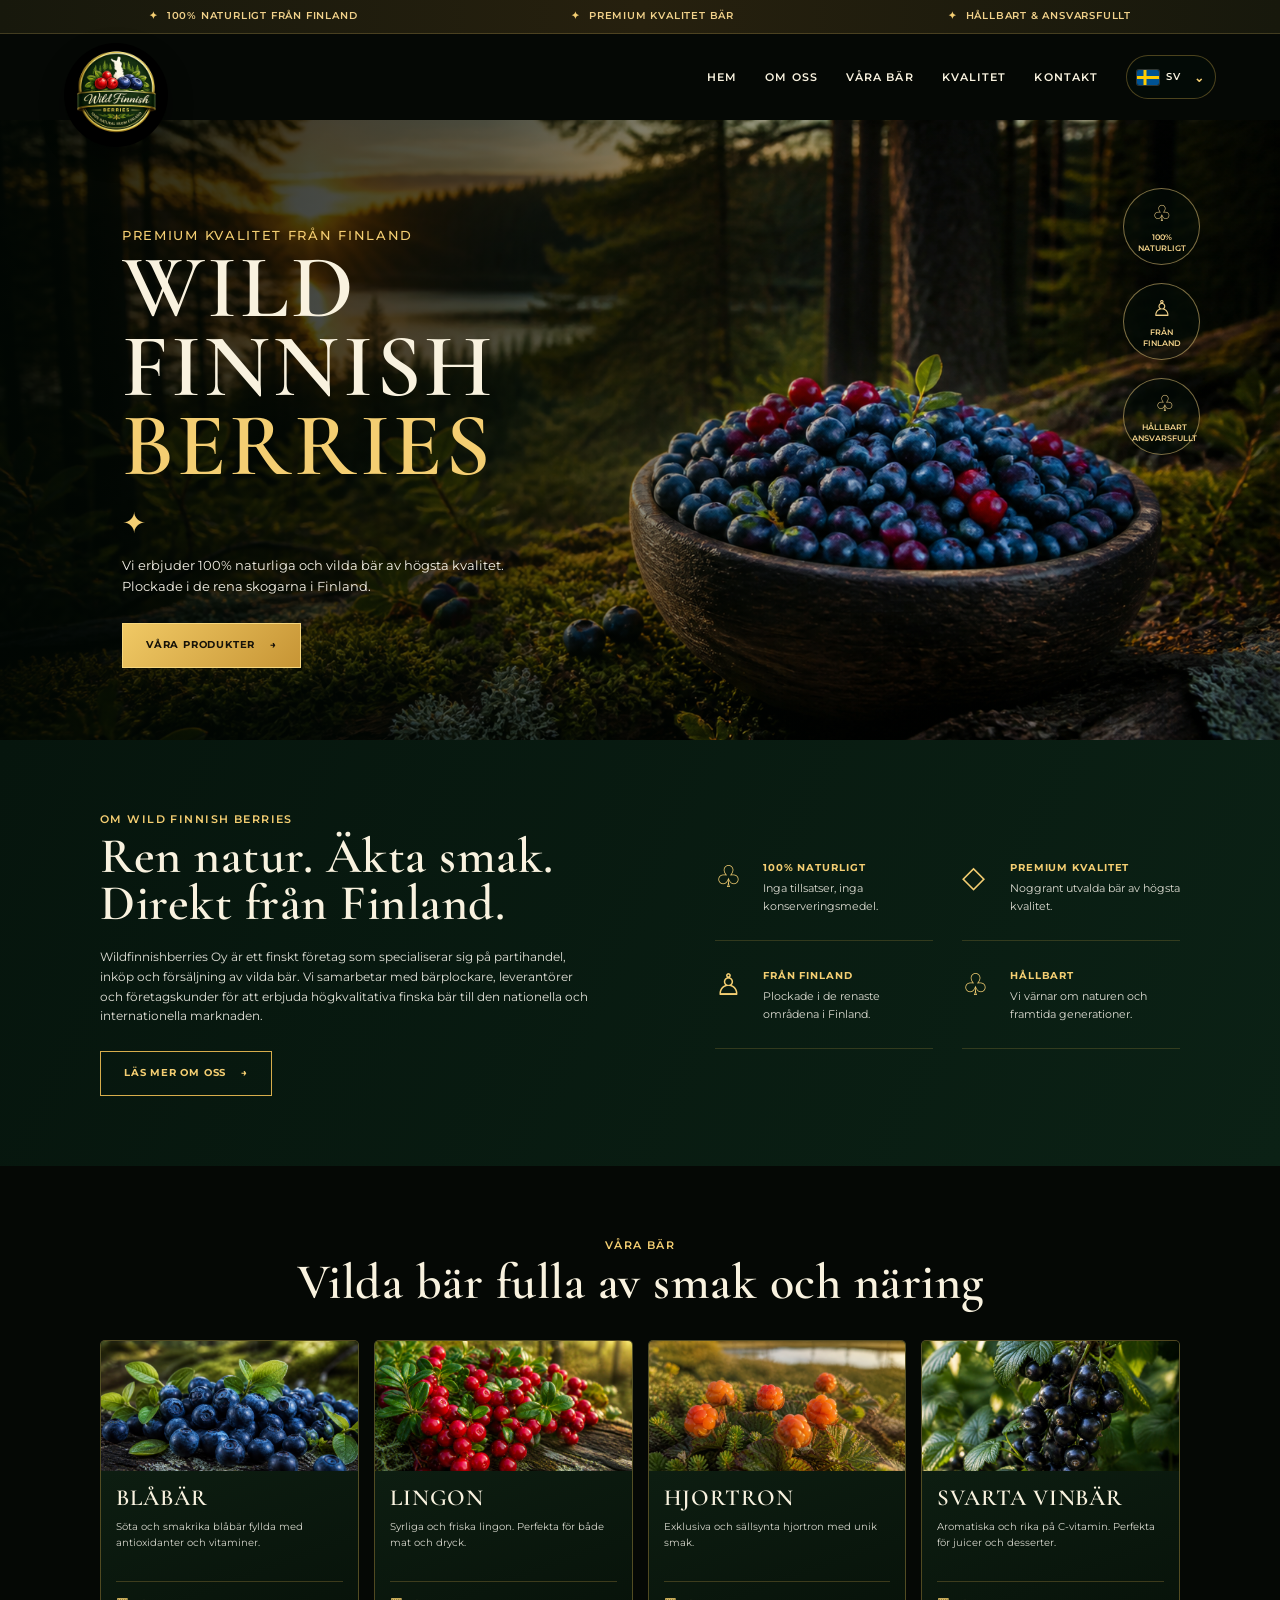
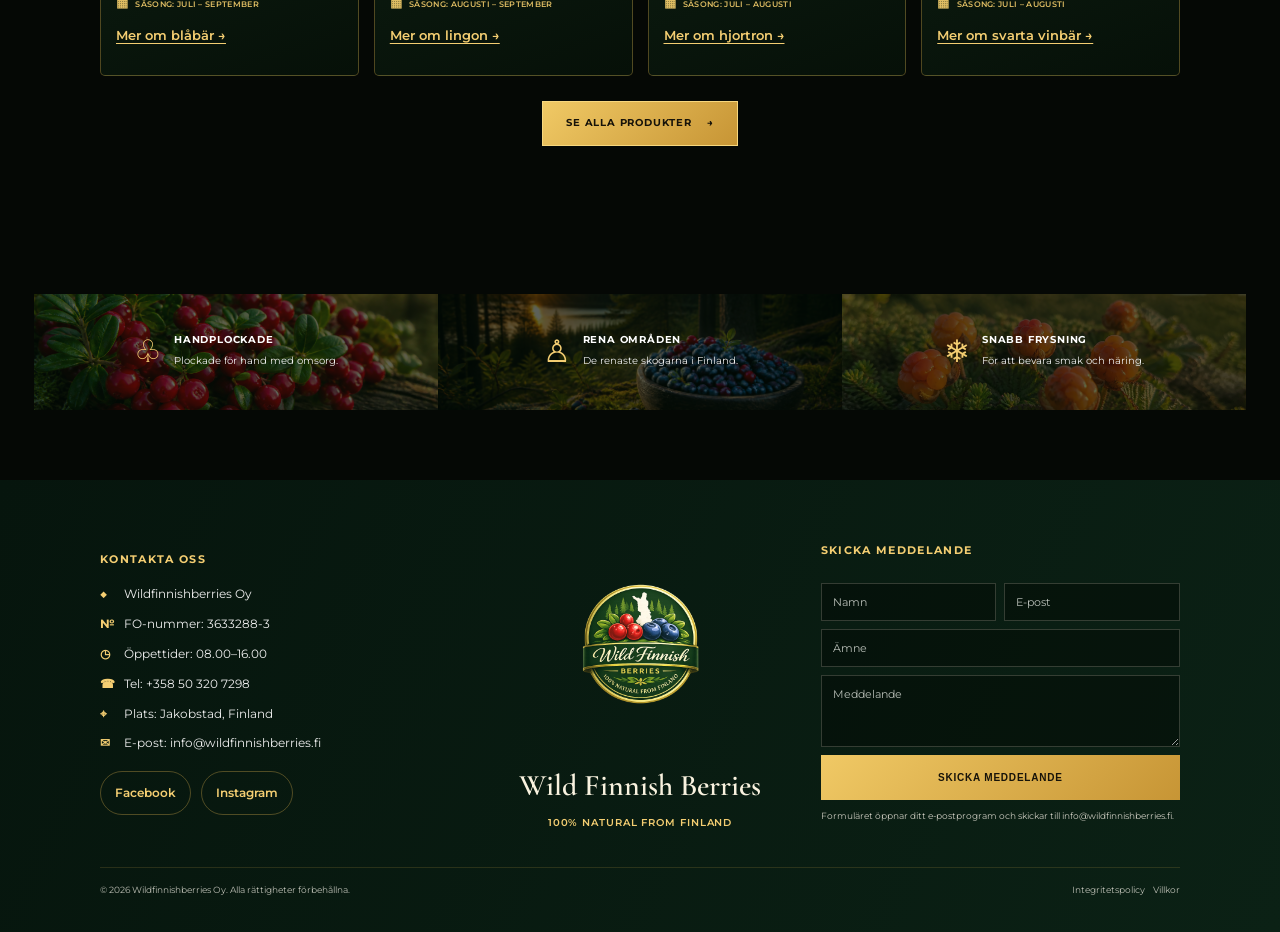
<file: index.html>
<!doctype html>
<html lang="sv">

<head>
  <link rel="icon" href="assets/logo.jpeg">
  <meta charset="utf-8">
  <meta name="viewport" content="width=device-width, initial-scale=1">
  <meta name="description"
    content="Wild Finnish Berries – naturliga finska vilda bär för grossister, livsmedelsindustrin och export.">
  <title>Wild Finnish Berries | Naturlig kvalitet från Finland</title>
  <link rel="preconnect" href="https://fonts.googleapis.com">
  <link rel="preconnect" href="https://fonts.gstatic.com" crossorigin>
  <link
    href="https://fonts.googleapis.com/css2?family=Cormorant+Garamond:wght@500;600;700&family=Montserrat:wght@400;500;600;700&display=swap"
    rel="stylesheet">
  <link rel="stylesheet" href="assets/site.css">
</head>

<body>
  <div class="topbar"><span>100% naturligt från Finland</span><span>Premium kvalitet bär</span><span>Hållbart &amp;
      ansvarsfullt</span></div>
  <header class="nav">
    <a class="brand" href="#hem" aria-label="Wild Finnish Berries hem"><img
        src="assets/logo.jpeg" alt="Wild Finnish Berries logotyp"></a>
    <nav class="nav-links" aria-label="Huvudmeny"><a href="#hem">Hem</a><a href="#om-oss">Om oss</a><a
        href="#vara-bar">Våra bär</a><a href="#kvalitet">Kvalitet</a><a href="#kontakt">Kontakt</a>
      <div class="language-picker"><button class="language-trigger" type="button" aria-label="Välj språk"
          aria-expanded="false"><img class="language-flag"
            src="assets/flag-se.png" alt=""><span
            class="language-code">SV</span></button>
        <div class="language-options" role="menu"><button class="language-option" type="button" data-language="sv"
            role="menuitem"><img class="language-flag"
              src="assets/flag-se.png"
              alt=""><span>SV</span></button><button class="language-option" type="button" data-language="fi"
            role="menuitem"><img class="language-flag"
              src="assets/flag-fi.png"
              alt=""><span>FI</span></button><button class="language-option" type="button" data-language="en"
            role="menuitem"><img class="language-flag"
              src="assets/flag-gb.png" alt=""><span>EN</span></button>
        </div>
      </div>
    </nav>
    <button class="mobile-nav" type="button"
      aria-label="Öppna meny" aria-expanded="false" aria-controls="mobile-menu">☰</button>
    <nav id="mobile-menu" class="mobile-menu" aria-label="Mobilmeny"><a href="#hem">Hem</a><a href="#om-oss">Om oss</a><a
        href="#vara-bar">Våra bär</a><a href="#kvalitet">Kvalitet</a><a href="#kontakt">Kontakt</a>
      <div class="language-picker"><button class="language-trigger" type="button" aria-label="Välj språk"
          aria-expanded="false"><img class="language-flag"
            src="assets/flag-se.png" alt=""><span
            class="language-code">SV</span></button>
        <div class="language-options" role="menu"><button class="language-option" type="button" data-language="sv"
            role="menuitem"><img class="language-flag"
              src="assets/flag-se.png"
              alt=""><span>SV</span></button><button class="language-option" type="button" data-language="fi"
            role="menuitem"><img class="language-flag"
              src="assets/flag-fi.png"
              alt=""><span>FI</span></button><button class="language-option" type="button" data-language="en"
            role="menuitem"><img class="language-flag"
              src="assets/flag-gb.png" alt=""><span>EN</span></button>
        </div>
      </div>
    </nav>
  </header>
  <main>
    <section class="hero" id="hem">
      <div class="hero-inner">
        <p class="eyebrow">Premium kvalitet från Finland</p>
        <h1 class="display">Wild Finnish<br><span>Berries</span></h1>
        <div class="ornament">✦</div>
        <p class="hero-copy">Vi erbjuder 100% naturliga och vilda bär av högsta kvalitet. Plockade i de rena skogarna i
          Finland.</p><a class="gold-btn" href="#vara-bar">Våra produkter <span>→</span></a>
        <div class="hero-badges">
          <div class="hero-badge" aria-label="100% naturligt"><b>♧</b><span class="badge-label">100%<br>naturligt</span>
          </div>
          <div class="hero-badge" aria-label="Från Finland"><b>♙</b><span class="badge-label">från<br>Finland</span>
          </div>
          <div class="hero-badge" aria-label="Hållbart och ansvarsfullt"><b>♧</b><span
              class="badge-label">hållbart<br>ansvarsfullt</span></div>
        </div>
      </div>
    </section>
    <section class="intro" id="om-oss">
      <div class="container split">
        <div>
          <p class="kicker">Om Wild Finnish Berries</p>
          <h2 class="h2">Ren natur. Äkta smak.<br>Direkt från Finland.</h2>
          <p class="body-copy">Wildfinnishberries Oy är ett finskt företag som specialiserar sig på partihandel, inköp
            och försäljning av vilda bär. Vi samarbetar med bärplockare, leverantörer och företagskunder för att erbjuda
            högkvalitativa finska bär till den nationella och internationella marknaden.</p><a class="outline-btn"
            href="about.html">Läs mer om oss <span>→</span></a>
        </div>
        <div class="quality-grid" id="kvalitet">
          <article class="quality"><span class="icon">♧</span>
            <h3>100% naturligt</h3>
            <p>Inga tillsatser, inga konserveringsmedel.</p>
          </article>
          <article class="quality"><span class="icon">◇</span>
            <h3>Premium kvalitet</h3>
            <p>Noggrant utvalda bär av högsta kvalitet.</p>
          </article>
          <article class="quality"><span class="icon">♙</span>
            <h3>Från Finland</h3>
            <p>Plockade i de renaste områdena i Finland.</p>
          </article>
          <article class="quality"><span class="icon">♧</span>
            <h3>Hållbart</h3>
            <p>Vi värnar om naturen och framtida generationer.</p>
          </article>
        </div>
      </div>
    </section>
    <section class="products" id="vara-bar">
      <div class="container">
        <p class="kicker">Våra bär</p>
        <h2 class="h2">Vilda bär fulla av smak och näring</h2>
        <div class="product-grid">
          <article class="product"><img src="assets/blueberries.png"
              alt="Finska blåbär">
            <div class="product-info">
              <h3>Blåbär</h3>
              <p>Söta och smakrika blåbär fyllda med antioxidanter och vitaminer.</p>
              <div class="season">Säsong: Juli – September</div>
              <a class="product-detail-link" href="blabar.html">Mer om blåbär →</a>
            </div>
          </article>
          <article class="product"><img src="assets/lingonberries.png"
              alt="Finska lingon">
            <div class="product-info">
              <h3>Lingon</h3>
              <p>Syrliga och friska lingon. Perfekta för både mat och dryck.</p>
              <div class="season">Säsong: Augusti – September</div>
              <a class="product-detail-link" href="lingon.html">Mer om lingon →</a>
            </div>
          </article>
          <article class="product"><img src="assets/cloudberries.png"
              alt="Finska hjortron">
            <div class="product-info">
              <h3>Hjortron</h3>
              <p>Exklusiva och sällsynta hjortron med unik smak.</p>
              <div class="season">Säsong: Juli – Augusti</div>
              <a class="product-detail-link" href="hjortron.html">Mer om hjortron →</a>
            </div>
          </article>
          <article class="product"><img src="assets/blackcurrants.png"
              alt="Finska svarta vinbär">
            <div class="product-info">
              <h3>Svarta vinbär</h3>
              <p>Aromatiska och rika på C-vitamin. Perfekta för juicer och desserter.</p>
              <div class="season">Säsong: Juli – Augusti</div>
              <a class="product-detail-link" href="svarta-vinbar.html">Mer om svarta vinbär →</a>
            </div>
          </article>
        </div><a class="gold-btn" href="products.html">Se alla produkter <span>→</span></a>
      </div>
    </section>
    <section class="strips" aria-label="Våra löften">
      <div class="strip"><span class="strip-icon">♧</span><span><strong>Handplockade</strong><small>Plockade för hand
            med omsorg.</small></span></div>
      <div class="strip"><span class="strip-icon">♙</span><span><strong>Rena områden</strong><small>De renaste skogarna
            i Finland.</small></span></div>
      <div class="strip"><span class="strip-icon">❄</span><span><strong>Snabb frysning</strong><small>För att bevara
            smak och näring.</small></span></div>
    </section>
  </main>
  <footer class="contact" id="kontakt">
    <div class="container contact-grid">
      <div>
        <h3>Kontakta oss</h3>
        <ul class="contact-list">
          <li class="contact-company"><b>◆</b>Wildfinnishberries Oy</li>
          <li class="contact-business"><b>№</b><span class="contact-label">FO-nummer:</span> 3633288-3</li>
          <li class="contact-hours"><b>◷</b><span class="contact-label">Öppettider:</span> 08.00–16.00</li>
          <li class="contact-phone"><b>☎</b><span class="contact-label">Tel:</span> <a href="tel:+358503207298">+358 50
              320 7298</a></li>
          <li class="contact-location"><b>⌖</b><span class="contact-label">Plats:</span> Jakobstad, Finland</li>
          <li class="contact-email"><b>✉</b><span class="contact-label">E-post:</span> <a
              href="mailto:info@wildfinnishberries.fi">info@wildfinnishberries.fi</a></li>
        </ul>
        <nav class="socials" aria-label="Sociala medier">
          <a href="https://www.facebook.com/share/1JC33Mpp2k/" target="_blank" rel="noopener noreferrer">Facebook</a>
          <a href="https://www.instagram.com/wildfinnishberries?utm_source=qr&amp;knvt=aWM1djVlcWlmdWM4"
            target="_blank" rel="noopener noreferrer">Instagram</a>
        </nav>
      </div>
      <div class="footer-logo"><img src="assets/logo.jpeg" alt="Wild Finnish Berries" width="1024" height="1536" loading="lazy">
        <strong class="footer-brand-name">Wild Finnish Berries</strong>
        <p>100% natural from Finland</p>
      </div>
      <form class="contact-form" id="contact-form">
        <h3 class="full">Skicka meddelande</h3><input name="name" required placeholder="Namn" aria-label="Namn"><input
          name="email" required type="email" placeholder="E-post" aria-label="E-post"><input class="full" name="subject"
          required placeholder="Ämne" aria-label="Ämne"><textarea name="message" required placeholder="Meddelande"
          aria-label="Meddelande"></textarea><button class="gold-btn" type="submit">Skicka meddelande</button>
        <p class="form-note">Formuläret öppnar ditt e-postprogram och skickar till info@wildfinnishberries.fi.</p>
      </form>
    </div>
    <div class="container copyright"><span>© 2026 Wildfinnishberries Oy. Alla rättigheter
        förbehållna.</span><span>Integritetspolicy &nbsp;&nbsp; Villkor</span></div>
  </footer>
  <script src="assets/site.js" defer></script>
  <script src="assets/details.js" defer></script>
</body>

</html>
</file>
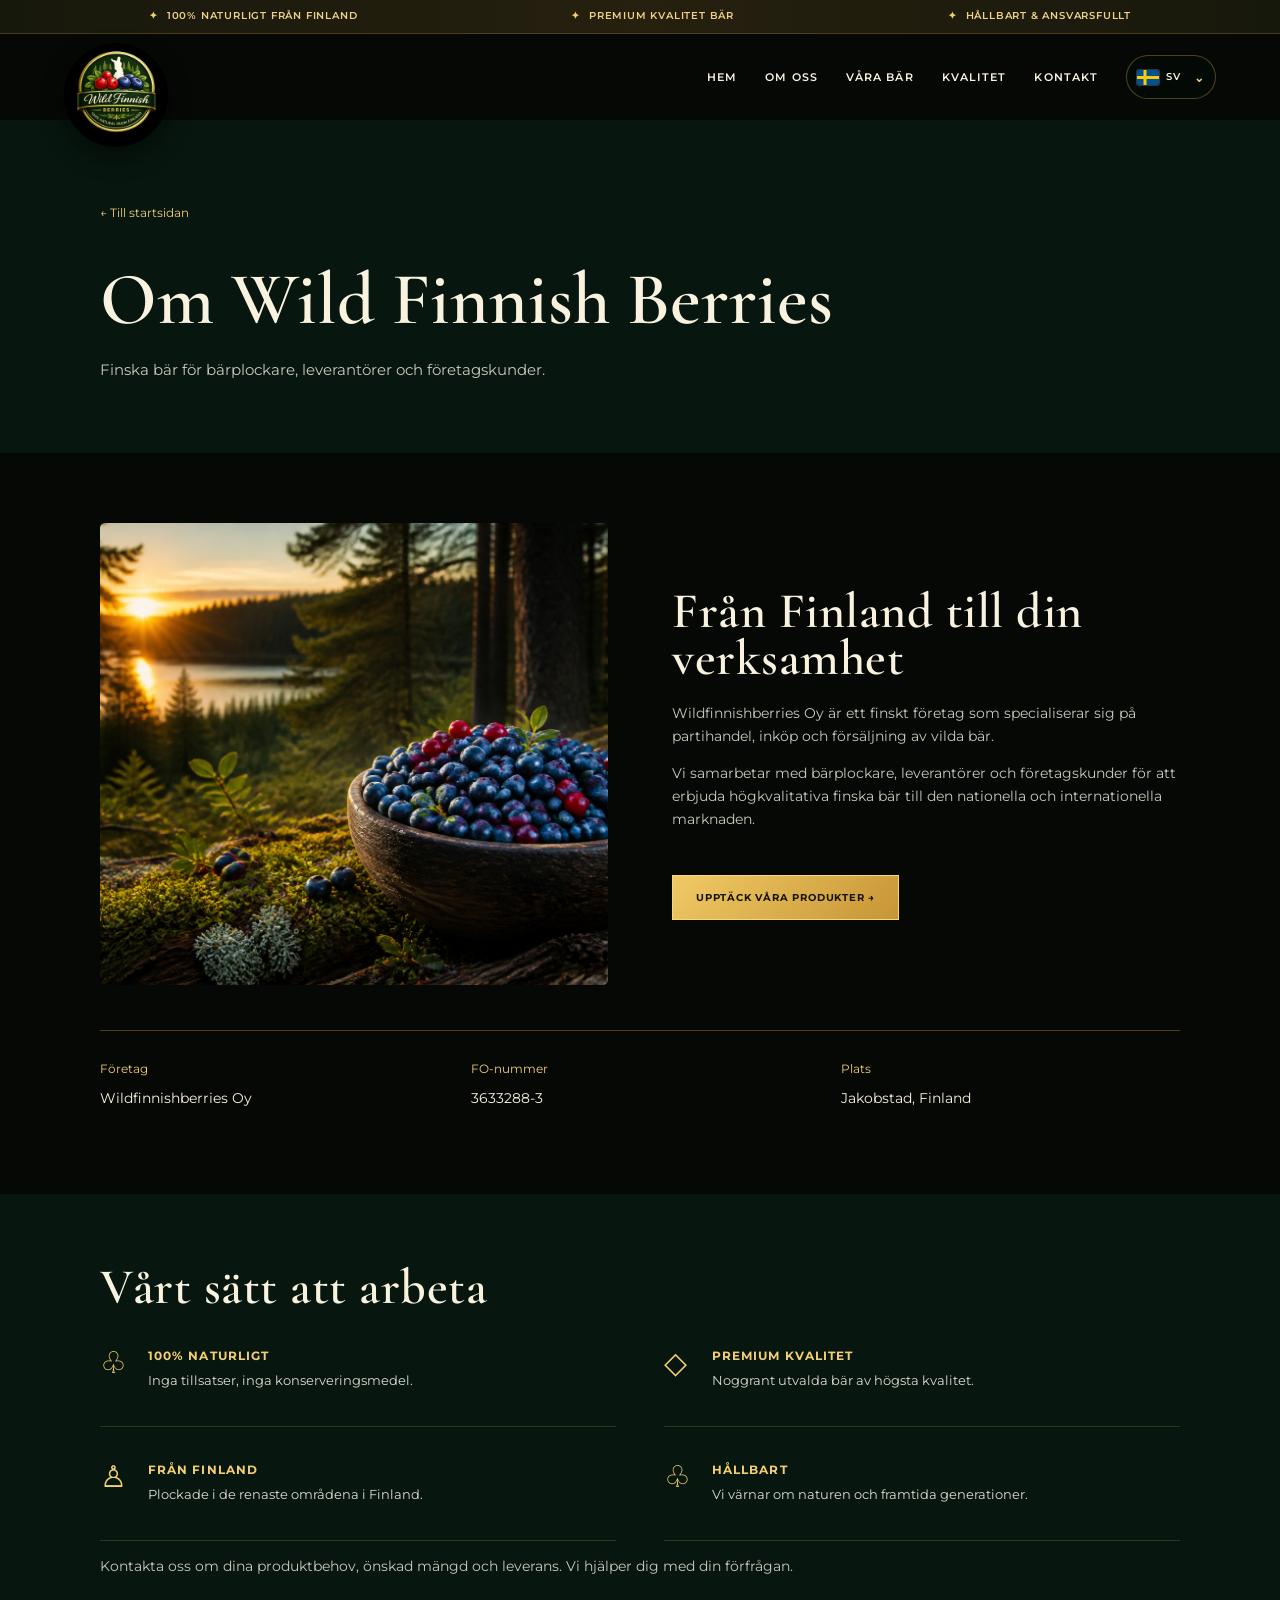
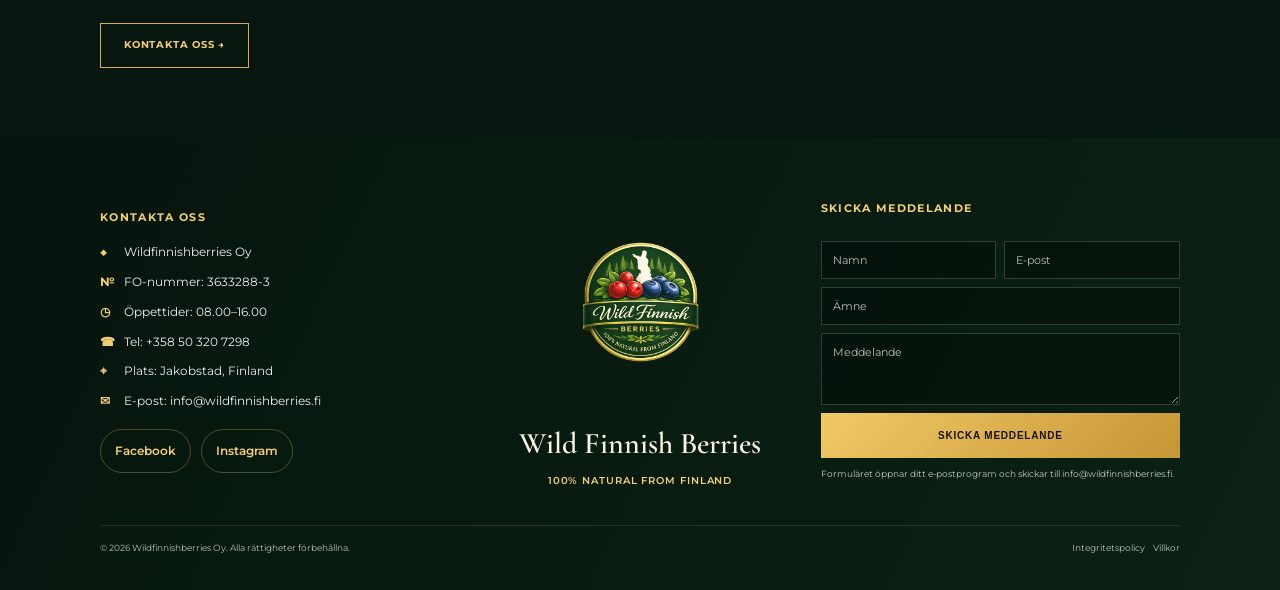
<file: about.html>
<!doctype html>
<html lang="sv">

<head>
  <link rel="icon" href="assets/logo.jpeg">
  <meta charset="utf-8">
  <meta name="viewport" content="width=device-width, initial-scale=1">
  <meta name="description"
    content="Wild Finnish Berries – naturliga finska vilda bär för grossister, livsmedelsindustrin och export.">
  <title>Om oss | Wild Finnish Berries</title>
  <link rel="preconnect" href="https://fonts.googleapis.com">
  <link rel="preconnect" href="https://fonts.gstatic.com" crossorigin>
  <link
    href="https://fonts.googleapis.com/css2?family=Cormorant+Garamond:wght@500;600;700&family=Montserrat:wght@400;500;600;700&display=swap"
    rel="stylesheet">
  <link rel="stylesheet" href="assets/site.css">
</head>

<body>
  <div class="topbar"><span>100% naturligt från Finland</span><span>Premium kvalitet bär</span><span>Hållbart &amp;
      ansvarsfullt</span></div>
  <header class="nav">
    <a class="brand" href="index.html#hem" aria-label="Wild Finnish Berries hem"><img
        src="assets/logo.jpeg" alt="Wild Finnish Berries logotyp"></a>
    <nav class="nav-links" aria-label="Huvudmeny"><a href="index.html#hem">Hem</a><a href="about.html">Om oss</a><a
        href="products.html">Våra bär</a><a href="index.html#kvalitet">Kvalitet</a><a href="#kontakt">Kontakt</a>
      <div class="language-picker"><button class="language-trigger" type="button" aria-label="Välj språk"
          aria-expanded="false"><img class="language-flag"
            src="assets/flag-se.png" alt=""><span
            class="language-code">SV</span></button>
        <div class="language-options" role="menu"><button class="language-option" type="button" data-language="sv"
            role="menuitem"><img class="language-flag"
              src="assets/flag-se.png"
              alt=""><span>SV</span></button><button class="language-option" type="button" data-language="fi"
            role="menuitem"><img class="language-flag"
              src="assets/flag-fi.png"
              alt=""><span>FI</span></button><button class="language-option" type="button" data-language="en"
            role="menuitem"><img class="language-flag"
              src="assets/flag-gb.png" alt=""><span>EN</span></button>
        </div>
      </div>
    </nav>
    <button class="mobile-nav" type="button"
      aria-label="Öppna meny" aria-expanded="false" aria-controls="mobile-menu">☰</button>
    <nav id="mobile-menu" class="mobile-menu" aria-label="Mobilmeny"><a href="index.html#hem">Hem</a><a href="about.html">Om oss</a><a
        href="products.html">Våra bär</a><a href="index.html#kvalitet">Kvalitet</a><a href="#kontakt">Kontakt</a>
      <div class="language-picker"><button class="language-trigger" type="button" aria-label="Välj språk"
          aria-expanded="false"><img class="language-flag"
            src="assets/flag-se.png" alt=""><span
            class="language-code">SV</span></button>
        <div class="language-options" role="menu"><button class="language-option" type="button" data-language="sv"
            role="menuitem"><img class="language-flag"
              src="assets/flag-se.png"
              alt=""><span>SV</span></button><button class="language-option" type="button" data-language="fi"
            role="menuitem"><img class="language-flag"
              src="assets/flag-fi.png"
              alt=""><span>FI</span></button><button class="language-option" type="button" data-language="en"
            role="menuitem"><img class="language-flag"
              src="assets/flag-gb.png" alt=""><span>EN</span></button>
        </div>
      </div>
    </nav>
  </header>
  <main data-page="about"><section class="detail-heading"><div class="container">
      <a class="back-link" href="index.html" data-detail="back">← Till startsidan</a>
      <h1 class="detail-title" data-detail="aboutTitle">Om Wild Finnish Berries</h1>
      <p class="detail-lead" data-detail="aboutLead">Finska bär för bärplockare, leverantörer och företagskunder.</p>
    </div></section><section><div class="container">
  <div class="about-story"><img src="assets/hero-finnish-berries.png" alt="Bär från Finland" width="1536" height="1024">
  <div class="detail-copy"><h2 class="h2" data-detail="storyTitle">Från Finland till din verksamhet</h2>
  <p data-detail="storyBody">Wildfinnishberries Oy är ett finskt företag som specialiserar sig på partihandel, inköp och försäljning av vilda bär.</p>
  <p data-detail="storyPartners">Vi samarbetar med bärplockare, leverantörer och företagskunder för att erbjuda högkvalitativa finska bär till den nationella och internationella marknaden.</p>
  <a class="gold-btn detail-cta" href="products.html" data-detail="explore">Upptäck våra produkter →</a></div></div>
  <dl class="business-facts"><div><dt data-detail="companyLabel">Företag</dt><dd>Wildfinnishberries Oy</dd></div>
  <div><dt data-detail="businessLabel">FO-nummer</dt><dd>3633288-3</dd></div>
  <div><dt data-detail="locationLabel">Plats</dt><dd>Jakobstad, Finland</dd></div></dl>
  </div></section>
  <section class="detail-quality"><div class="container"><h2 class="h2" data-detail="qualityTitle">Vårt sätt att arbeta</h2><div class="quality-grid" id="kvalitet">
          <article class="quality"><span class="icon">♧</span>
            <h3>100% naturligt</h3>
            <p>Inga tillsatser, inga konserveringsmedel.</p>
          </article>
          <article class="quality"><span class="icon">◇</span>
            <h3>Premium kvalitet</h3>
            <p>Noggrant utvalda bär av högsta kvalitet.</p>
          </article>
          <article class="quality"><span class="icon">♙</span>
            <h3>Från Finland</h3>
            <p>Plockade i de renaste områdena i Finland.</p>
          </article>
          <article class="quality"><span class="icon">♧</span>
            <h3>Hållbart</h3>
            <p>Vi värnar om naturen och framtida generationer.</p>
          </article>
        </div><p class="detail-copy" data-detail="enquiryBody">Kontakta oss om dina produktbehov, önskad mängd och leverans. Vi hjälper dig med din förfrågan.</p>
  <a class="outline-btn detail-cta" href="#kontakt" data-detail="enquiry">Kontakta oss →</a></div></section></main>
  <footer class="contact" id="kontakt">
    <div class="container contact-grid">
      <div>
        <h3>Kontakta oss</h3>
        <ul class="contact-list">
          <li class="contact-company"><b>◆</b>Wildfinnishberries Oy</li>
          <li class="contact-business"><b>№</b><span class="contact-label">FO-nummer:</span> 3633288-3</li>
          <li class="contact-hours"><b>◷</b><span class="contact-label">Öppettider:</span> 08.00–16.00</li>
          <li class="contact-phone"><b>☎</b><span class="contact-label">Tel:</span> <a href="tel:+358503207298">+358 50
              320 7298</a></li>
          <li class="contact-location"><b>⌖</b><span class="contact-label">Plats:</span> Jakobstad, Finland</li>
          <li class="contact-email"><b>✉</b><span class="contact-label">E-post:</span> <a
              href="mailto:info@wildfinnishberries.fi">info@wildfinnishberries.fi</a></li>
        </ul>
        <nav class="socials" aria-label="Sociala medier">
          <a href="https://www.facebook.com/share/1JC33Mpp2k/" target="_blank" rel="noopener noreferrer">Facebook</a>
          <a href="https://www.instagram.com/wildfinnishberries?utm_source=qr&amp;knvt=aWM1djVlcWlmdWM4"
            target="_blank" rel="noopener noreferrer">Instagram</a>
        </nav>
      </div>
      <div class="footer-logo"><img src="assets/logo.jpeg" alt="Wild Finnish Berries" width="1024" height="1536" loading="lazy">
        <strong class="footer-brand-name">Wild Finnish Berries</strong>
        <p>100% natural from Finland</p>
      </div>
      <form class="contact-form" id="contact-form">
        <h3 class="full">Skicka meddelande</h3><input name="name" required placeholder="Namn" aria-label="Namn"><input
          name="email" required type="email" placeholder="E-post" aria-label="E-post"><input class="full" name="subject"
          required placeholder="Ämne" aria-label="Ämne"><textarea name="message" required placeholder="Meddelande"
          aria-label="Meddelande"></textarea><button class="gold-btn" type="submit">Skicka meddelande</button>
        <p class="form-note">Formuläret öppnar ditt e-postprogram och skickar till info@wildfinnishberries.fi.</p>
      </form>
    </div>
    <div class="container copyright"><span>© 2026 Wildfinnishberries Oy. Alla rättigheter
        förbehållna.</span><span>Integritetspolicy &nbsp;&nbsp; Villkor</span></div>
  </footer>
  <script src="assets/site.js" defer></script>
  <script src="assets/details.js" defer></script>
</body>

</html>
</file>
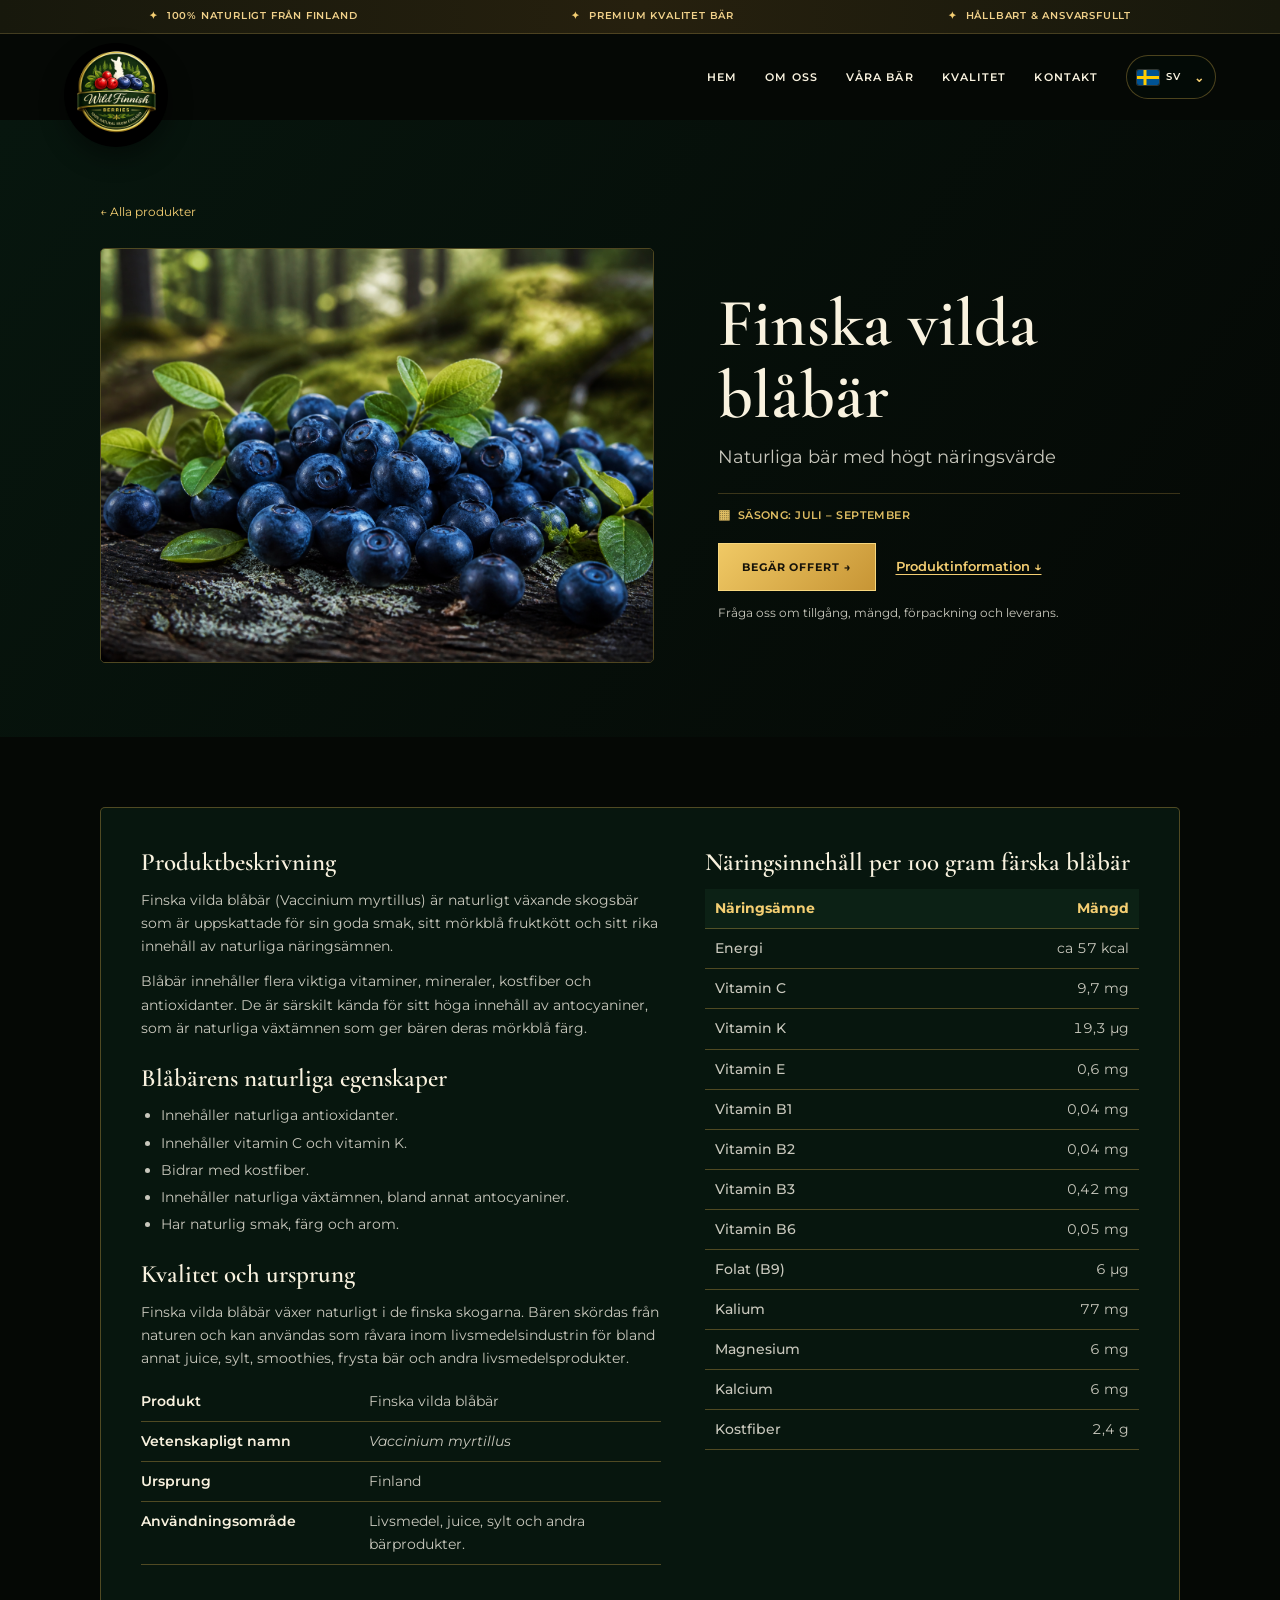
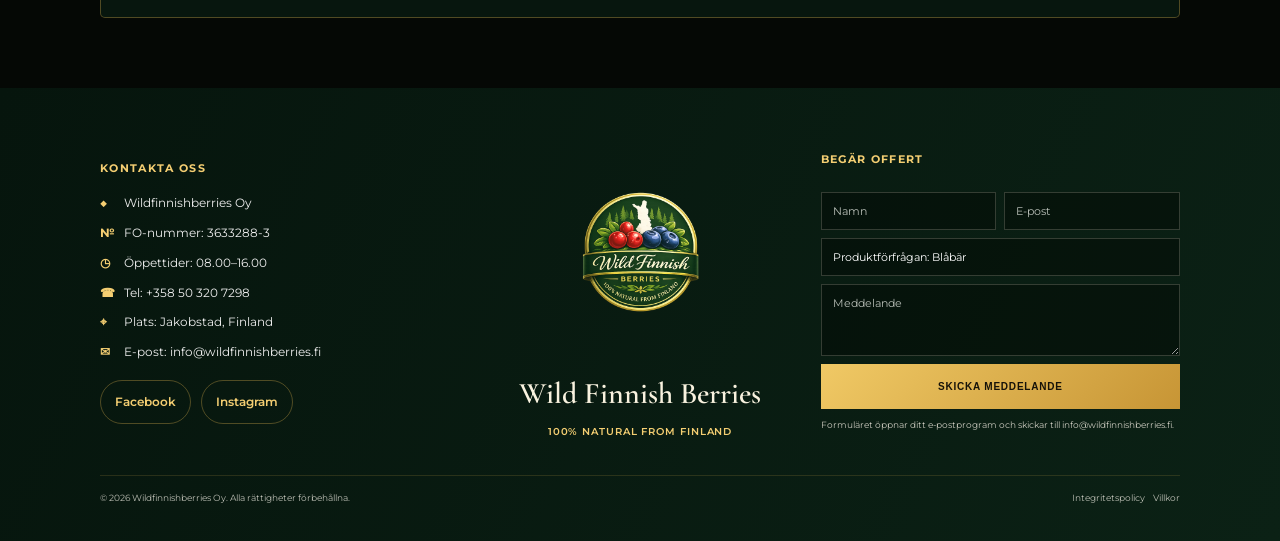
<file: blabar.html>
<!doctype html>
<html lang="sv">

<head>
  <link rel="icon" href="assets/logo.jpeg">
  <meta charset="utf-8">
  <meta name="viewport" content="width=device-width, initial-scale=1">
  <meta name="description"
    content="Finska vilda blåbär – naturliga bär med högt näringsvärde. Läs om ursprung och användningsområden och begär offert.">
  <title>Finska vilda blåbär | Wild Finnish Berries</title>
  <link rel="preconnect" href="https://fonts.googleapis.com">
  <link rel="preconnect" href="https://fonts.gstatic.com" crossorigin>
  <link
    href="https://fonts.googleapis.com/css2?family=Cormorant+Garamond:wght@500;600;700&family=Montserrat:wght@400;500;600;700&display=swap"
    rel="stylesheet">
  <link rel="stylesheet" href="assets/site.css">
</head>

<body>
  <div class="topbar"><span>100% naturligt från Finland</span><span>Premium kvalitet bär</span><span>Hållbart &amp;
      ansvarsfullt</span></div>
  <header class="nav">
    <a class="brand" href="index.html#hem" aria-label="Wild Finnish Berries hem"><img
        src="assets/logo.jpeg" alt="Wild Finnish Berries logotyp"></a>
    <nav class="nav-links" aria-label="Huvudmeny"><a href="index.html#hem">Hem</a><a href="about.html">Om oss</a><a
        href="products.html">Våra bär</a><a href="index.html#kvalitet">Kvalitet</a><a href="#kontakt">Kontakt</a>
      <div class="language-picker"><button class="language-trigger" type="button" aria-label="Välj språk"
          aria-expanded="false"><img class="language-flag"
            src="assets/flag-se.png" alt=""><span
            class="language-code">SV</span></button>
        <div class="language-options" role="menu"><button class="language-option" type="button" data-language="sv"
            role="menuitem"><img class="language-flag"
              src="assets/flag-se.png"
              alt=""><span>SV</span></button><button class="language-option" type="button" data-language="fi"
            role="menuitem"><img class="language-flag"
              src="assets/flag-fi.png"
              alt=""><span>FI</span></button><button class="language-option" type="button" data-language="en"
            role="menuitem"><img class="language-flag"
              src="assets/flag-gb.png" alt=""><span>EN</span></button>
        </div>
      </div>
    </nav>
    <button class="mobile-nav" type="button"
      aria-label="Öppna meny" aria-expanded="false" aria-controls="mobile-menu">☰</button>
    <nav id="mobile-menu" class="mobile-menu" aria-label="Mobilmeny"><a href="index.html#hem">Hem</a><a href="about.html">Om oss</a><a
        href="products.html">Våra bär</a><a href="index.html#kvalitet">Kvalitet</a><a href="#kontakt">Kontakt</a>
      <div class="language-picker"><button class="language-trigger" type="button" aria-label="Välj språk"
          aria-expanded="false"><img class="language-flag"
            src="assets/flag-se.png" alt=""><span
            class="language-code">SV</span></button>
        <div class="language-options" role="menu"><button class="language-option" type="button" data-language="sv"
            role="menuitem"><img class="language-flag"
              src="assets/flag-se.png"
              alt=""><span>SV</span></button><button class="language-option" type="button" data-language="fi"
            role="menuitem"><img class="language-flag"
              src="assets/flag-fi.png"
              alt=""><span>FI</span></button><button class="language-option" type="button" data-language="en"
            role="menuitem"><img class="language-flag"
              src="assets/flag-gb.png" alt=""><span>EN</span></button>
        </div>
      </div>
    </nav>
  </header>
  <main data-page="berry" data-berry-index="0">
    <section class="berry-hero" aria-labelledby="product-title">
      <div class="container">
        <a class="back-link" href="products.html" data-detail="backToProducts">← Alla produkter</a>
        <div class="berry-hero-grid">
          <img class="berry-hero-image" src="assets/blueberries.png" alt="Finska blåbär"
            width="1448" height="1086" fetchpriority="high">
          <div class="berry-hero-copy">
            <h1 class="detail-title" id="product-title" data-detail="blueberryName">Finska vilda blåbär</h1>
            <p class="berry-tagline" data-detail="blueberryTagline">Naturliga bär med högt näringsvärde</p>
            <p class="season">Säsong: Juli – September</p>
            <div class="berry-actions">
              <a class="gold-btn" href="#contact-form" data-product="0">Begär offert →</a>
              <a class="product-detail-link" href="#produktinformation" data-detail="productInformation">Produktinformation ↓</a>
            </div>
            <p class="berry-quote-note" data-detail="productQuoteNote">Fråga oss om tillgång, mängd, förpackning och leverans.</p>
          </div>
        </div>
      </div>
    </section>
    <section class="berry-information" id="produktinformation" aria-labelledby="produktbeskrivning">
      <div class="container berry-details detail-copy">
        <div class="berry-details-grid">
          <div class="berry-description">
            <h2 id="produktbeskrivning" data-detail="productDescription">Produktbeskrivning</h2>
            <p data-detail="blueberryIntro">Finska vilda blåbär (Vaccinium myrtillus) är naturligt växande skogsbär som är uppskattade för sin goda smak, sitt mörkblå fruktkött och sitt rika innehåll av naturliga näringsämnen.</p>
            <p data-detail="blueberryBody">Blåbär innehåller flera viktiga vitaminer, mineraler, kostfiber och antioxidanter. De är särskilt kända för sitt höga innehåll av antocyaniner, som är naturliga växtämnen som ger bären deras mörkblå färg.</p>
          </div>
          <div class="berry-nutrition">
            <table>
              <caption data-detail="blueberryNutrition">Näringsinnehåll per 100 gram färska blåbär</caption>
              <thead>
                <tr><th scope="col" data-detail="nutrient">Näringsämne</th><th scope="col" data-detail="amount">Mängd</th></tr>
              </thead>
              <tbody>
                <tr><th scope="row" data-detail="energy">Energi</th><td data-detail="blueberryEnergyAmount">ca 57 kcal</td></tr>
                <tr><th scope="row" data-detail="vitaminC">Vitamin C</th><td>9,7 mg</td></tr>
                <tr><th scope="row" data-detail="vitaminK">Vitamin K</th><td>19,3 µg</td></tr>
                <tr><th scope="row" data-detail="vitaminE">Vitamin E</th><td>0,6 mg</td></tr>
                <tr><th scope="row" data-detail="vitaminB1">Vitamin B1</th><td>0,04 mg</td></tr>
                <tr><th scope="row" data-detail="vitaminB2">Vitamin B2</th><td>0,04 mg</td></tr>
                <tr><th scope="row" data-detail="vitaminB3">Vitamin B3</th><td>0,42 mg</td></tr>
                <tr><th scope="row" data-detail="vitaminB6">Vitamin B6</th><td>0,05 mg</td></tr>
                <tr><th scope="row" data-detail="folate">Folat (B9)</th><td>6 µg</td></tr>
                <tr><th scope="row" data-detail="potassium">Kalium</th><td>77 mg</td></tr>
                <tr><th scope="row" data-detail="magnesium">Magnesium</th><td>6 mg</td></tr>
                <tr><th scope="row" data-detail="calcium">Kalcium</th><td>6 mg</td></tr>
                <tr><th scope="row" data-detail="fibre">Kostfiber</th><td>2,4 g</td></tr>
              </tbody>
            </table>
          </div>
          <div class="berry-facts">
            <h2 data-detail="blueberryProperties">Blåbärens naturliga egenskaper</h2>
            <ul>
              <li data-detail="blueberryProperty1">Innehåller naturliga antioxidanter.</li>
              <li data-detail="blueberryProperty2">Innehåller vitamin C och vitamin K.</li>
              <li data-detail="blueberryProperty3">Bidrar med kostfiber.</li>
              <li data-detail="blueberryProperty4">Innehåller naturliga växtämnen, bland annat antocyaniner.</li>
              <li data-detail="blueberryProperty5">Har naturlig smak, färg och arom.</li>
            </ul>
            <h2 data-detail="qualityAndOrigin">Kvalitet och ursprung</h2>
            <p data-detail="blueberryQualityBody">Finska vilda blåbär växer naturligt i de finska skogarna. Bären skördas från naturen och kan användas som råvara inom livsmedelsindustrin för bland annat juice, sylt, smoothies, frysta bär och andra livsmedelsprodukter.</p>
            <dl>
              <div><dt data-detail="productLabel">Produkt</dt><dd data-detail="blueberryName">Finska vilda blåbär</dd></div>
              <div><dt data-detail="scientificName">Vetenskapligt namn</dt><dd><i>Vaccinium myrtillus</i></dd></div>
              <div><dt data-detail="origin">Ursprung</dt><dd data-detail="finland">Finland</dd></div>
              <div><dt data-detail="useArea">Användningsområde</dt><dd data-detail="blueberryUse">Livsmedel, juice, sylt och andra bärprodukter.</dd></div>
            </dl>
          </div>
        </div>
      </div>
    </section>
  </main>
  <footer class="contact" id="kontakt">
    <div class="container contact-grid">
      <div>
        <h3>Kontakta oss</h3>
        <ul class="contact-list">
          <li class="contact-company"><b>◆</b>Wildfinnishberries Oy</li>
          <li class="contact-business"><b>№</b><span class="contact-label">FO-nummer:</span> 3633288-3</li>
          <li class="contact-hours"><b>◷</b><span class="contact-label">Öppettider:</span> 08.00–16.00</li>
          <li class="contact-phone"><b>☎</b><span class="contact-label">Tel:</span> <a href="tel:+358503207298">+358 50
              320 7298</a></li>
          <li class="contact-location"><b>⌖</b><span class="contact-label">Plats:</span> Jakobstad, Finland</li>
          <li class="contact-email"><b>✉</b><span class="contact-label">E-post:</span> <a
              href="mailto:info@wildfinnishberries.fi">info@wildfinnishberries.fi</a></li>
        </ul>
        <nav class="socials" aria-label="Sociala medier">
          <a href="https://www.facebook.com/share/1JC33Mpp2k/" target="_blank" rel="noopener noreferrer">Facebook</a>
          <a href="https://www.instagram.com/wildfinnishberries?utm_source=qr&amp;knvt=aWM1djVlcWlmdWM4"
            target="_blank" rel="noopener noreferrer">Instagram</a>
        </nav>
      </div>
      <div class="footer-logo"><img src="assets/logo.jpeg" alt="Wild Finnish Berries" width="1024" height="1536" loading="lazy">
        <strong class="footer-brand-name">Wild Finnish Berries</strong>
        <p>100% natural from Finland</p>
      </div>
      <form class="contact-form" id="contact-form" tabindex="-1">
        <h3 class="full" data-detail="requestQuote">Begär offert</h3><input name="name" required placeholder="Namn" aria-label="Namn"><input
          name="email" required type="email" placeholder="E-post" aria-label="E-post"><input class="full" name="subject" value="Produktförfrågan: Blåbär"
          required placeholder="Ämne" aria-label="Ämne"><textarea name="message" required placeholder="Meddelande"
          aria-label="Meddelande"></textarea><button class="gold-btn" type="submit">Skicka meddelande</button>
        <p class="form-note">Formuläret öppnar ditt e-postprogram och skickar till info@wildfinnishberries.fi.</p>
      </form>
    </div>
    <div class="container copyright"><span>© 2026 Wildfinnishberries Oy. Alla rättigheter
        förbehållna.</span><span>Integritetspolicy &nbsp;&nbsp; Villkor</span></div>
  </footer>
  <script src="assets/site.js" defer></script>
  <script src="assets/details.js" defer></script>
</body>

</html>
</file>
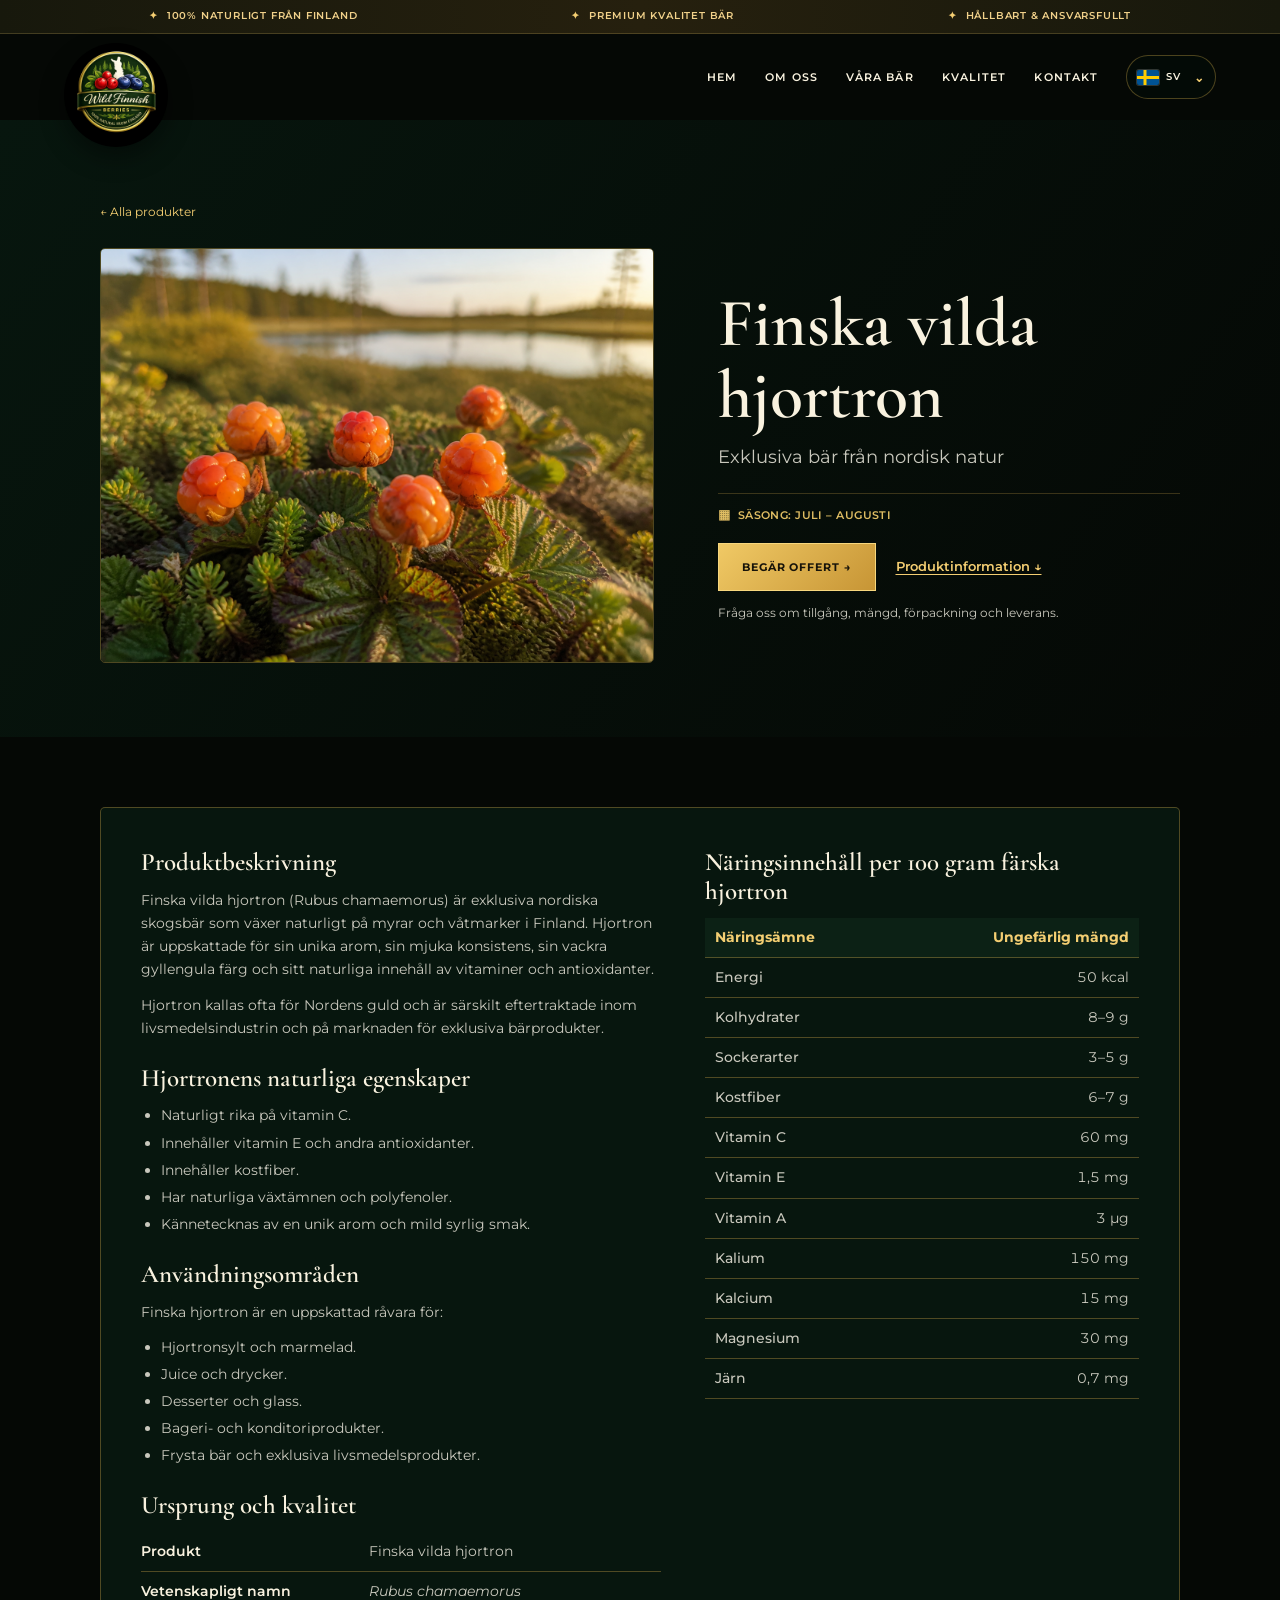
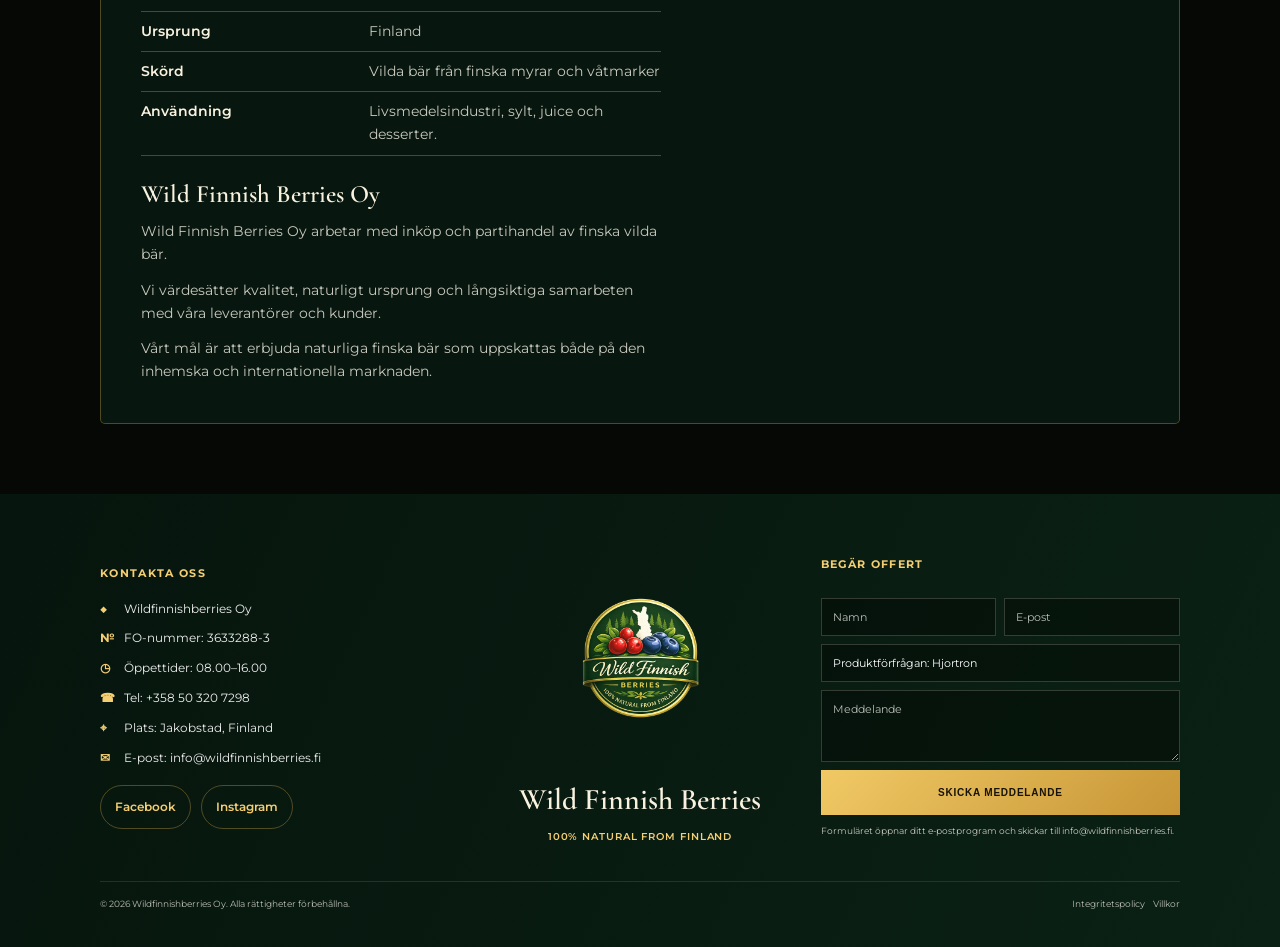
<file: hjortron.html>
<!doctype html>
<html lang="sv">

<head>
  <link rel="icon" href="assets/logo.jpeg">
  <meta charset="utf-8">
  <meta name="viewport" content="width=device-width, initial-scale=1">
  <meta name="description"
    content="Finska vilda hjortron – exklusiva bär från nordisk natur. Läs om ursprung och användningsområden och begär offert.">
  <title>Finska vilda hjortron | Wild Finnish Berries</title>
  <link rel="preconnect" href="https://fonts.googleapis.com">
  <link rel="preconnect" href="https://fonts.gstatic.com" crossorigin>
  <link
    href="https://fonts.googleapis.com/css2?family=Cormorant+Garamond:wght@500;600;700&family=Montserrat:wght@400;500;600;700&display=swap"
    rel="stylesheet">
  <link rel="stylesheet" href="assets/site.css">
</head>

<body>
  <div class="topbar"><span>100% naturligt från Finland</span><span>Premium kvalitet bär</span><span>Hållbart &amp;
      ansvarsfullt</span></div>
  <header class="nav">
    <a class="brand" href="index.html#hem" aria-label="Wild Finnish Berries hem"><img
        src="assets/logo.jpeg" alt="Wild Finnish Berries logotyp"></a>
    <nav class="nav-links" aria-label="Huvudmeny"><a href="index.html#hem">Hem</a><a href="about.html">Om oss</a><a
        href="products.html">Våra bär</a><a href="index.html#kvalitet">Kvalitet</a><a href="#kontakt">Kontakt</a>
      <div class="language-picker"><button class="language-trigger" type="button" aria-label="Välj språk"
          aria-expanded="false"><img class="language-flag"
            src="assets/flag-se.png" alt=""><span
            class="language-code">SV</span></button>
        <div class="language-options" role="menu"><button class="language-option" type="button" data-language="sv"
            role="menuitem"><img class="language-flag"
              src="assets/flag-se.png"
              alt=""><span>SV</span></button><button class="language-option" type="button" data-language="fi"
            role="menuitem"><img class="language-flag"
              src="assets/flag-fi.png"
              alt=""><span>FI</span></button><button class="language-option" type="button" data-language="en"
            role="menuitem"><img class="language-flag"
              src="assets/flag-gb.png" alt=""><span>EN</span></button>
        </div>
      </div>
    </nav>
    <button class="mobile-nav" type="button"
      aria-label="Öppna meny" aria-expanded="false" aria-controls="mobile-menu">☰</button>
    <nav id="mobile-menu" class="mobile-menu" aria-label="Mobilmeny"><a href="index.html#hem">Hem</a><a href="about.html">Om oss</a><a
        href="products.html">Våra bär</a><a href="index.html#kvalitet">Kvalitet</a><a href="#kontakt">Kontakt</a>
      <div class="language-picker"><button class="language-trigger" type="button" aria-label="Välj språk"
          aria-expanded="false"><img class="language-flag"
            src="assets/flag-se.png" alt=""><span
            class="language-code">SV</span></button>
        <div class="language-options" role="menu"><button class="language-option" type="button" data-language="sv"
            role="menuitem"><img class="language-flag"
              src="assets/flag-se.png"
              alt=""><span>SV</span></button><button class="language-option" type="button" data-language="fi"
            role="menuitem"><img class="language-flag"
              src="assets/flag-fi.png"
              alt=""><span>FI</span></button><button class="language-option" type="button" data-language="en"
            role="menuitem"><img class="language-flag"
              src="assets/flag-gb.png" alt=""><span>EN</span></button>
        </div>
      </div>
    </nav>
  </header>
  <main data-page="berry" data-berry-index="2">
    <section class="berry-hero" aria-labelledby="product-title">
      <div class="container">
        <a class="back-link" href="products.html" data-detail="backToProducts">← Alla produkter</a>
        <div class="berry-hero-grid">
          <img class="berry-hero-image" src="assets/cloudberries.png" alt="Finska hjortron"
            width="1448" height="1086" fetchpriority="high">
          <div class="berry-hero-copy">
            <h1 class="detail-title" id="product-title" data-detail="cloudberryName">Finska vilda hjortron</h1>
            <p class="berry-tagline" data-detail="cloudberryTagline">Exklusiva bär från nordisk natur</p>
            <p class="season">Säsong: Juli – Augusti</p>
            <div class="berry-actions">
              <a class="gold-btn" href="#contact-form" data-product="2">Begär offert →</a>
              <a class="product-detail-link" href="#produktinformation" data-detail="productInformation">Produktinformation ↓</a>
            </div>
            <p class="berry-quote-note" data-detail="productQuoteNote">Fråga oss om tillgång, mängd, förpackning och leverans.</p>
          </div>
        </div>
      </div>
    </section>
    <section class="berry-information" id="produktinformation" aria-labelledby="produktbeskrivning">
      <div class="container berry-details detail-copy">
        <div class="berry-details-grid">
          <div class="berry-description">
            <h2 id="produktbeskrivning" data-detail="productDescription">Produktbeskrivning</h2>
            <p data-detail="cloudberryIntro">Finska vilda hjortron (Rubus chamaemorus) är exklusiva nordiska skogsbär som växer naturligt på myrar och våtmarker i Finland. Hjortron är uppskattade för sin unika arom, sin mjuka konsistens, sin vackra gyllengula färg och sitt naturliga innehåll av vitaminer och antioxidanter.</p>
            <p data-detail="cloudberryBody">Hjortron kallas ofta för Nordens guld och är särskilt eftertraktade inom livsmedelsindustrin och på marknaden för exklusiva bärprodukter.</p>
          </div>
          <div class="berry-nutrition">
            <table>
              <caption data-detail="cloudberryNutrition">Näringsinnehåll per 100 gram färska hjortron</caption>
              <thead>
                <tr><th scope="col" data-detail="nutrient">Näringsämne</th><th scope="col" data-detail="approximateAmount">Ungefärlig mängd</th></tr>
              </thead>
              <tbody>
                <tr><th scope="row" data-detail="energy">Energi</th><td>50 kcal</td></tr>
                <tr><th scope="row" data-detail="carbohydrates">Kolhydrater</th><td>8–9 g</td></tr>
                <tr><th scope="row" data-detail="sugars">Sockerarter</th><td>3–5 g</td></tr>
                <tr><th scope="row" data-detail="fibre">Kostfiber</th><td>6–7 g</td></tr>
                <tr><th scope="row" data-detail="vitaminC">Vitamin C</th><td>60 mg</td></tr>
                <tr><th scope="row" data-detail="vitaminE">Vitamin E</th><td>1,5 mg</td></tr>
                <tr><th scope="row" data-detail="vitaminA">Vitamin A</th><td>3 µg</td></tr>
                <tr><th scope="row" data-detail="potassium">Kalium</th><td>150 mg</td></tr>
                <tr><th scope="row" data-detail="calcium">Kalcium</th><td>15 mg</td></tr>
                <tr><th scope="row" data-detail="magnesium">Magnesium</th><td>30 mg</td></tr>
                <tr><th scope="row" data-detail="iron">Järn</th><td>0,7 mg</td></tr>
              </tbody>
            </table>
          </div>
          <div class="berry-facts">
            <h2 data-detail="cloudberryProperties">Hjortronens naturliga egenskaper</h2>
            <ul>
              <li data-detail="cloudberryProperty1">Naturligt rika på vitamin C.</li>
              <li data-detail="cloudberryProperty2">Innehåller vitamin E och andra antioxidanter.</li>
              <li data-detail="cloudberryProperty3">Innehåller kostfiber.</li>
              <li data-detail="cloudberryProperty4">Har naturliga växtämnen och polyfenoler.</li>
              <li data-detail="cloudberryProperty5">Kännetecknas av en unik arom och mild syrlig smak.</li>
            </ul>
            <h2 data-detail="useLabel">Användningsområden</h2>
            <p data-detail="cloudberryUses">Finska hjortron är en uppskattad råvara för:</p>
            <ul>
              <li data-detail="cloudberryUse1">Hjortronsylt och marmelad.</li>
              <li data-detail="cloudberryUse2">Juice och drycker.</li>
              <li data-detail="cloudberryUse3">Desserter och glass.</li>
              <li data-detail="cloudberryUse4">Bageri- och konditoriprodukter.</li>
              <li data-detail="cloudberryUse5">Frysta bär och exklusiva livsmedelsprodukter.</li>
            </ul>
            <h2 data-detail="originAndQuality">Ursprung och kvalitet</h2>
            <dl>
              <div><dt data-detail="productLabel">Produkt</dt><dd data-detail="cloudberryName">Finska vilda hjortron</dd></div>
              <div><dt data-detail="scientificName">Vetenskapligt namn</dt><dd><i>Rubus chamaemorus</i></dd></div>
              <div><dt data-detail="origin">Ursprung</dt><dd data-detail="finland">Finland</dd></div>
              <div><dt data-detail="harvest">Skörd</dt><dd data-detail="cloudberryHarvest">Vilda bär från finska myrar och våtmarker</dd></div>
              <div><dt data-detail="use">Användning</dt><dd data-detail="cloudberryUse">Livsmedelsindustri, sylt, juice och desserter.</dd></div>
            </dl>
            <h2>Wild Finnish Berries Oy</h2>
            <p data-detail="cloudberryCompany1">Wild Finnish Berries Oy arbetar med inköp och partihandel av finska vilda bär.</p>
            <p data-detail="cloudberryCompany2">Vi värdesätter kvalitet, naturligt ursprung och långsiktiga samarbeten med våra leverantörer och kunder.</p>
            <p data-detail="cloudberryCompany3">Vårt mål är att erbjuda naturliga finska bär som uppskattas både på den inhemska och internationella marknaden.</p>
          </div>
        </div>
      </div>
    </section>
  </main>
  <footer class="contact" id="kontakt">
    <div class="container contact-grid">
      <div>
        <h3>Kontakta oss</h3>
        <ul class="contact-list">
          <li class="contact-company"><b>◆</b>Wildfinnishberries Oy</li>
          <li class="contact-business"><b>№</b><span class="contact-label">FO-nummer:</span> 3633288-3</li>
          <li class="contact-hours"><b>◷</b><span class="contact-label">Öppettider:</span> 08.00–16.00</li>
          <li class="contact-phone"><b>☎</b><span class="contact-label">Tel:</span> <a href="tel:+358503207298">+358 50
              320 7298</a></li>
          <li class="contact-location"><b>⌖</b><span class="contact-label">Plats:</span> Jakobstad, Finland</li>
          <li class="contact-email"><b>✉</b><span class="contact-label">E-post:</span> <a
              href="mailto:info@wildfinnishberries.fi">info@wildfinnishberries.fi</a></li>
        </ul>
        <nav class="socials" aria-label="Sociala medier">
          <a href="https://www.facebook.com/share/1JC33Mpp2k/" target="_blank" rel="noopener noreferrer">Facebook</a>
          <a href="https://www.instagram.com/wildfinnishberries?utm_source=qr&amp;knvt=aWM1djVlcWlmdWM4"
            target="_blank" rel="noopener noreferrer">Instagram</a>
        </nav>
      </div>
      <div class="footer-logo"><img src="assets/logo.jpeg" alt="Wild Finnish Berries" width="1024" height="1536" loading="lazy">
        <strong class="footer-brand-name">Wild Finnish Berries</strong>
        <p>100% natural from Finland</p>
      </div>
      <form class="contact-form" id="contact-form" tabindex="-1">
        <h3 class="full" data-detail="requestQuote">Begär offert</h3><input name="name" required placeholder="Namn" aria-label="Namn"><input
          name="email" required type="email" placeholder="E-post" aria-label="E-post"><input class="full" name="subject" value="Produktförfrågan: Hjortron"
          required placeholder="Ämne" aria-label="Ämne"><textarea name="message" required placeholder="Meddelande"
          aria-label="Meddelande"></textarea><button class="gold-btn" type="submit">Skicka meddelande</button>
        <p class="form-note">Formuläret öppnar ditt e-postprogram och skickar till info@wildfinnishberries.fi.</p>
      </form>
    </div>
    <div class="container copyright"><span>© 2026 Wildfinnishberries Oy. Alla rättigheter
        förbehållna.</span><span>Integritetspolicy &nbsp;&nbsp; Villkor</span></div>
  </footer>
  <script src="assets/site.js" defer></script>
  <script src="assets/details.js" defer></script>
</body>

</html>
</file>
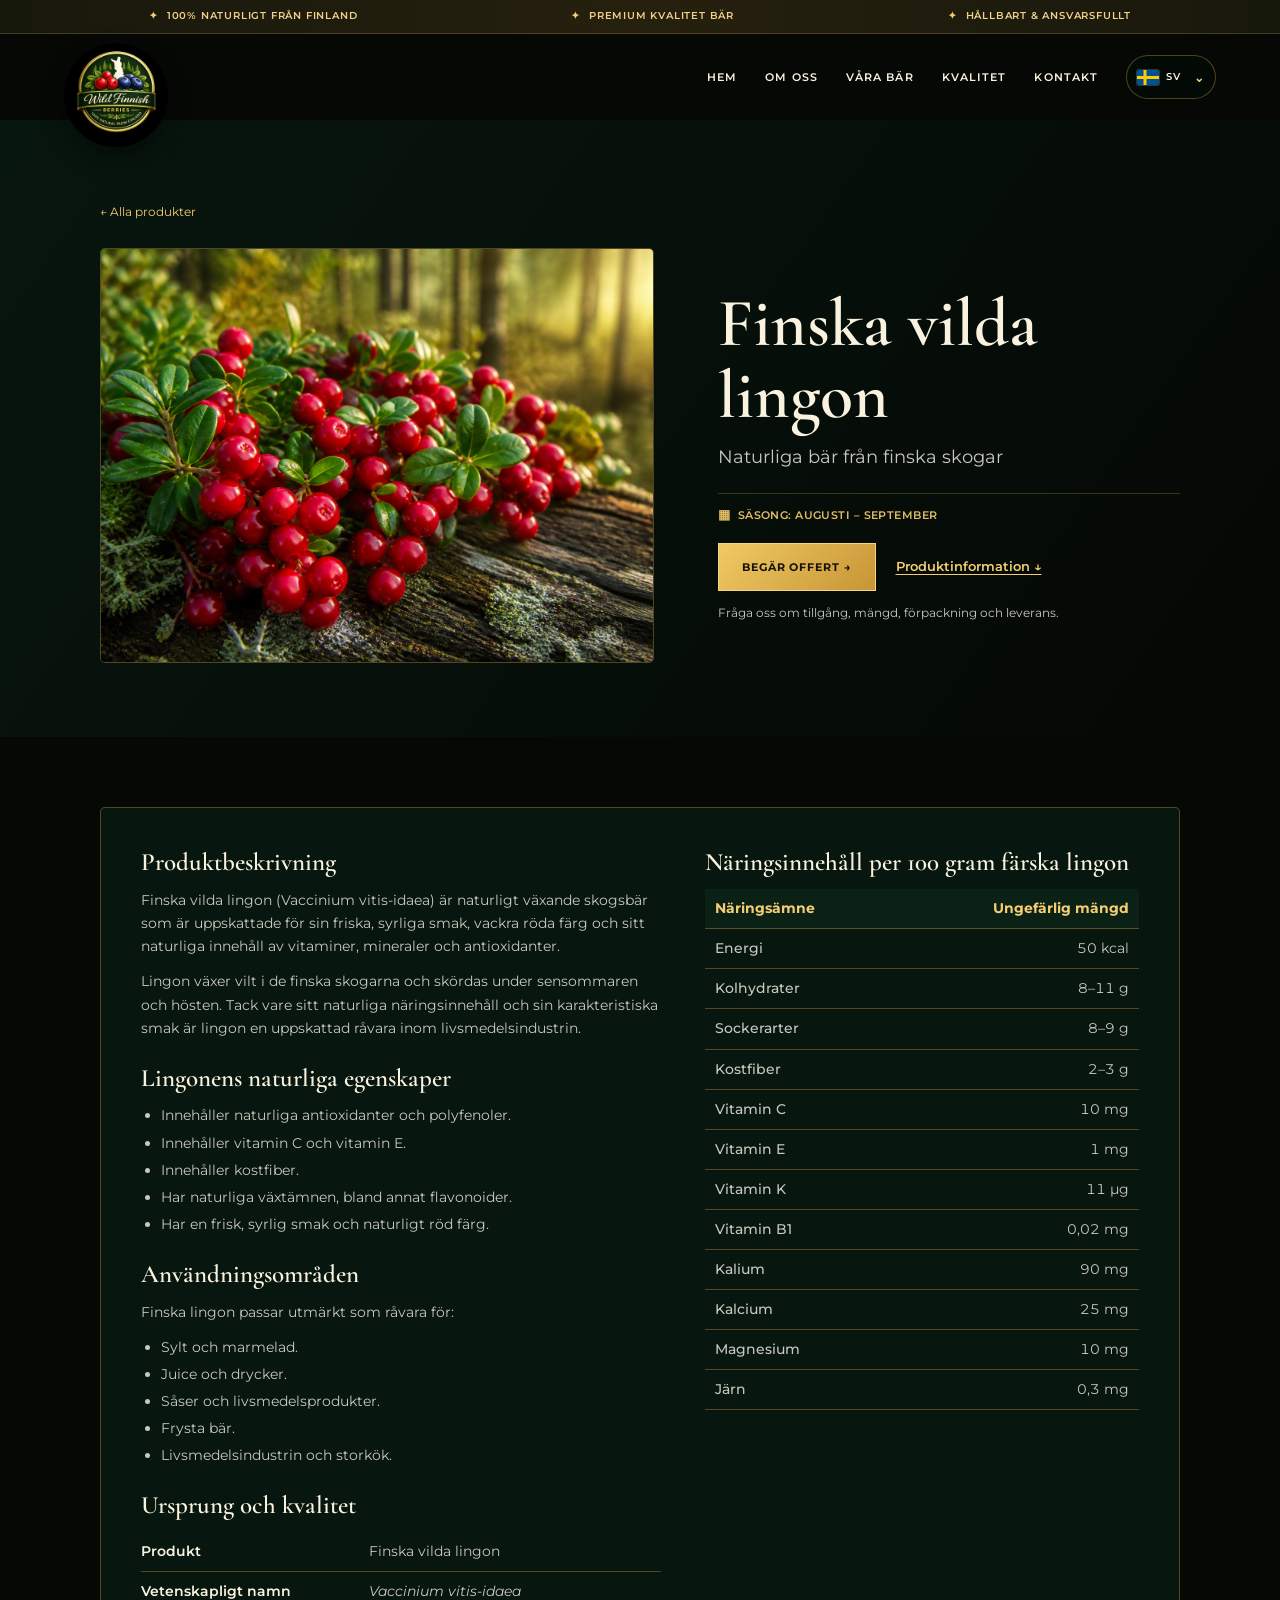
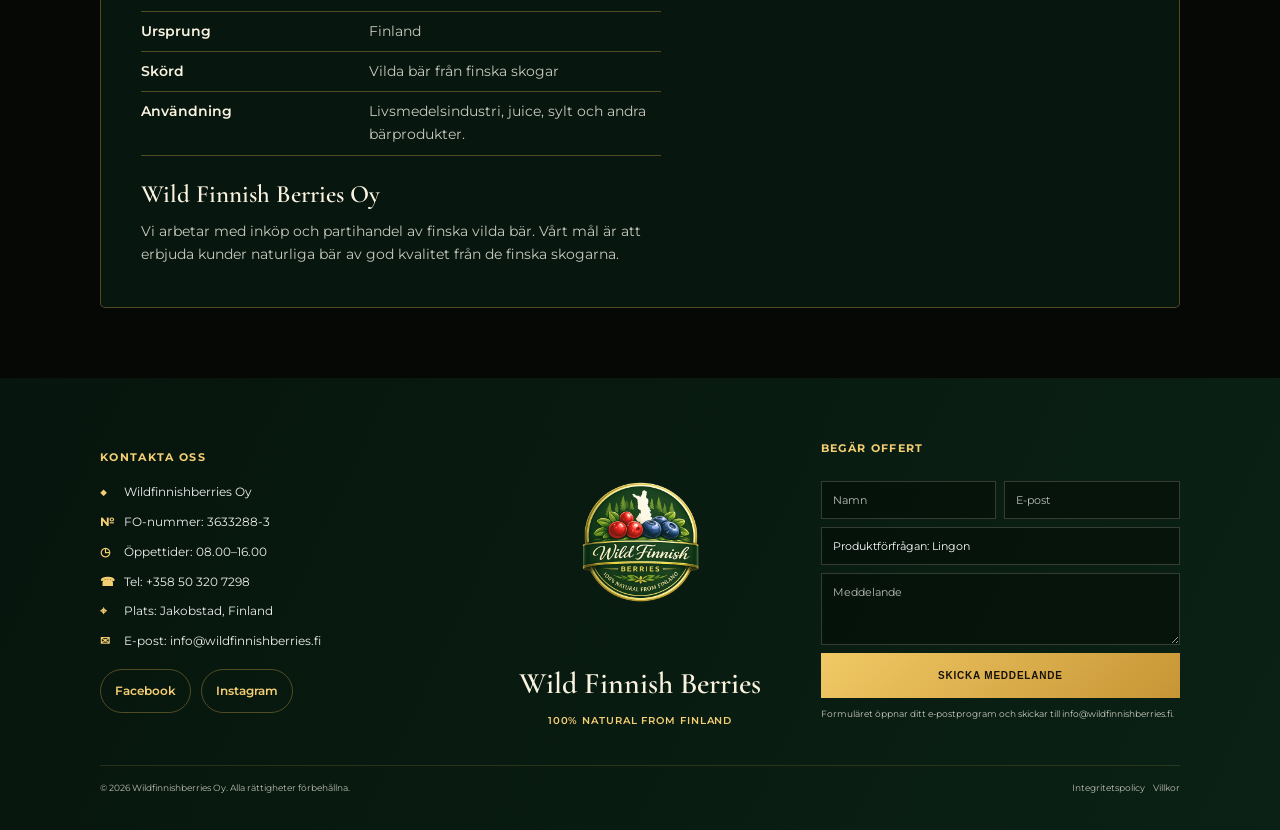
<file: lingon.html>
<!doctype html>
<html lang="sv">

<head>
  <link rel="icon" href="assets/logo.jpeg">
  <meta charset="utf-8">
  <meta name="viewport" content="width=device-width, initial-scale=1">
  <meta name="description"
    content="Finska vilda lingon – naturliga bär från finska skogar. Läs om ursprung och användningsområden och begär offert.">
  <title>Finska vilda lingon | Wild Finnish Berries</title>
  <link rel="preconnect" href="https://fonts.googleapis.com">
  <link rel="preconnect" href="https://fonts.gstatic.com" crossorigin>
  <link
    href="https://fonts.googleapis.com/css2?family=Cormorant+Garamond:wght@500;600;700&family=Montserrat:wght@400;500;600;700&display=swap"
    rel="stylesheet">
  <link rel="stylesheet" href="assets/site.css">
</head>

<body>
  <div class="topbar"><span>100% naturligt från Finland</span><span>Premium kvalitet bär</span><span>Hållbart &amp;
      ansvarsfullt</span></div>
  <header class="nav">
    <a class="brand" href="index.html#hem" aria-label="Wild Finnish Berries hem"><img
        src="assets/logo.jpeg" alt="Wild Finnish Berries logotyp"></a>
    <nav class="nav-links" aria-label="Huvudmeny"><a href="index.html#hem">Hem</a><a href="about.html">Om oss</a><a
        href="products.html">Våra bär</a><a href="index.html#kvalitet">Kvalitet</a><a href="#kontakt">Kontakt</a>
      <div class="language-picker"><button class="language-trigger" type="button" aria-label="Välj språk"
          aria-expanded="false"><img class="language-flag"
            src="assets/flag-se.png" alt=""><span
            class="language-code">SV</span></button>
        <div class="language-options" role="menu"><button class="language-option" type="button" data-language="sv"
            role="menuitem"><img class="language-flag"
              src="assets/flag-se.png"
              alt=""><span>SV</span></button><button class="language-option" type="button" data-language="fi"
            role="menuitem"><img class="language-flag"
              src="assets/flag-fi.png"
              alt=""><span>FI</span></button><button class="language-option" type="button" data-language="en"
            role="menuitem"><img class="language-flag"
              src="assets/flag-gb.png" alt=""><span>EN</span></button>
        </div>
      </div>
    </nav>
    <button class="mobile-nav" type="button"
      aria-label="Öppna meny" aria-expanded="false" aria-controls="mobile-menu">☰</button>
    <nav id="mobile-menu" class="mobile-menu" aria-label="Mobilmeny"><a href="index.html#hem">Hem</a><a href="about.html">Om oss</a><a
        href="products.html">Våra bär</a><a href="index.html#kvalitet">Kvalitet</a><a href="#kontakt">Kontakt</a>
      <div class="language-picker"><button class="language-trigger" type="button" aria-label="Välj språk"
          aria-expanded="false"><img class="language-flag"
            src="assets/flag-se.png" alt=""><span
            class="language-code">SV</span></button>
        <div class="language-options" role="menu"><button class="language-option" type="button" data-language="sv"
            role="menuitem"><img class="language-flag"
              src="assets/flag-se.png"
              alt=""><span>SV</span></button><button class="language-option" type="button" data-language="fi"
            role="menuitem"><img class="language-flag"
              src="assets/flag-fi.png"
              alt=""><span>FI</span></button><button class="language-option" type="button" data-language="en"
            role="menuitem"><img class="language-flag"
              src="assets/flag-gb.png" alt=""><span>EN</span></button>
        </div>
      </div>
    </nav>
  </header>
  <main data-page="berry" data-berry-index="1">
    <section class="berry-hero" aria-labelledby="product-title">
      <div class="container">
        <a class="back-link" href="products.html" data-detail="backToProducts">← Alla produkter</a>
        <div class="berry-hero-grid">
          <img class="berry-hero-image" src="assets/lingonberries.png" alt="Finska lingon"
            width="1448" height="1086" fetchpriority="high">
          <div class="berry-hero-copy">
            <h1 class="detail-title" id="product-title" data-detail="lingonberryName">Finska vilda lingon</h1>
            <p class="berry-tagline" data-detail="lingonberryTagline">Naturliga bär från finska skogar</p>
            <p class="season">Säsong: Augusti – September</p>
            <div class="berry-actions">
              <a class="gold-btn" href="#contact-form" data-product="1">Begär offert →</a>
              <a class="product-detail-link" href="#produktinformation" data-detail="productInformation">Produktinformation ↓</a>
            </div>
            <p class="berry-quote-note" data-detail="productQuoteNote">Fråga oss om tillgång, mängd, förpackning och leverans.</p>
          </div>
        </div>
      </div>
    </section>
    <section class="berry-information" id="produktinformation" aria-labelledby="produktbeskrivning">
      <div class="container berry-details detail-copy">
        <div class="berry-details-grid">
          <div class="berry-description">
            <h2 id="produktbeskrivning" data-detail="productDescription">Produktbeskrivning</h2>
            <p data-detail="lingonberryIntro">Finska vilda lingon (Vaccinium vitis-idaea) är naturligt växande skogsbär som är uppskattade för sin friska, syrliga smak, vackra röda färg och sitt naturliga innehåll av vitaminer, mineraler och antioxidanter.</p>
            <p data-detail="lingonberryBody">Lingon växer vilt i de finska skogarna och skördas under sensommaren och hösten. Tack vare sitt naturliga näringsinnehåll och sin karakteristiska smak är lingon en uppskattad råvara inom livsmedelsindustrin.</p>
          </div>
          <div class="berry-nutrition">
            <table>
              <caption data-detail="lingonberryNutrition">Näringsinnehåll per 100 gram färska lingon</caption>
              <thead>
                <tr><th scope="col" data-detail="nutrient">Näringsämne</th><th scope="col" data-detail="approximateAmount">Ungefärlig mängd</th></tr>
              </thead>
              <tbody>
                <tr><th scope="row" data-detail="energy">Energi</th><td>50 kcal</td></tr>
                <tr><th scope="row" data-detail="carbohydrates">Kolhydrater</th><td>8–11 g</td></tr>
                <tr><th scope="row" data-detail="sugars">Sockerarter</th><td>8–9 g</td></tr>
                <tr><th scope="row" data-detail="fibre">Kostfiber</th><td>2–3 g</td></tr>
                <tr><th scope="row" data-detail="vitaminC">Vitamin C</th><td>10 mg</td></tr>
                <tr><th scope="row" data-detail="vitaminE">Vitamin E</th><td>1 mg</td></tr>
                <tr><th scope="row" data-detail="vitaminK">Vitamin K</th><td>11 µg</td></tr>
                <tr><th scope="row" data-detail="vitaminB1">Vitamin B1</th><td>0,02 mg</td></tr>
                <tr><th scope="row" data-detail="potassium">Kalium</th><td>90 mg</td></tr>
                <tr><th scope="row" data-detail="calcium">Kalcium</th><td>25 mg</td></tr>
                <tr><th scope="row" data-detail="magnesium">Magnesium</th><td>10 mg</td></tr>
                <tr><th scope="row" data-detail="iron">Järn</th><td>0,3 mg</td></tr>
              </tbody>
            </table>
          </div>
          <div class="berry-facts">
            <h2 data-detail="lingonberryProperties">Lingonens naturliga egenskaper</h2>
            <ul>
              <li data-detail="lingonberryProperty1">Innehåller naturliga antioxidanter och polyfenoler.</li>
              <li data-detail="lingonberryProperty2">Innehåller vitamin C och vitamin E.</li>
              <li data-detail="lingonberryProperty3">Innehåller kostfiber.</li>
              <li data-detail="lingonberryProperty4">Har naturliga växtämnen, bland annat flavonoider.</li>
              <li data-detail="lingonberryProperty5">Har en frisk, syrlig smak och naturligt röd färg.</li>
            </ul>
            <h2 data-detail="useLabel">Användningsområden</h2>
            <p data-detail="lingonberryUses">Finska lingon passar utmärkt som råvara för:</p>
            <ul>
              <li data-detail="lingonberryUse1">Sylt och marmelad.</li>
              <li data-detail="lingonberryUse2">Juice och drycker.</li>
              <li data-detail="lingonberryUse3">Såser och livsmedelsprodukter.</li>
              <li data-detail="lingonberryUse4">Frysta bär.</li>
              <li data-detail="lingonberryUse5">Livsmedelsindustrin och storkök.</li>
            </ul>
            <h2 data-detail="originAndQuality">Ursprung och kvalitet</h2>
            <dl>
              <div><dt data-detail="productLabel">Produkt</dt><dd data-detail="lingonberryName">Finska vilda lingon</dd></div>
              <div><dt data-detail="scientificName">Vetenskapligt namn</dt><dd><i>Vaccinium vitis-idaea</i></dd></div>
              <div><dt data-detail="origin">Ursprung</dt><dd data-detail="finland">Finland</dd></div>
              <div><dt data-detail="harvest">Skörd</dt><dd data-detail="lingonberryHarvest">Vilda bär från finska skogar</dd></div>
              <div><dt data-detail="use">Användning</dt><dd data-detail="lingonberryUse">Livsmedelsindustri, juice, sylt och andra bärprodukter.</dd></div>
            </dl>
            <h2>Wild Finnish Berries Oy</h2>
            <p data-detail="lingonberryCompany1">Vi arbetar med inköp och partihandel av finska vilda bär. Vårt mål är att erbjuda kunder naturliga bär av god kvalitet från de finska skogarna.</p>
          </div>
        </div>
      </div>
    </section>
  </main>
  <footer class="contact" id="kontakt">
    <div class="container contact-grid">
      <div>
        <h3>Kontakta oss</h3>
        <ul class="contact-list">
          <li class="contact-company"><b>◆</b>Wildfinnishberries Oy</li>
          <li class="contact-business"><b>№</b><span class="contact-label">FO-nummer:</span> 3633288-3</li>
          <li class="contact-hours"><b>◷</b><span class="contact-label">Öppettider:</span> 08.00–16.00</li>
          <li class="contact-phone"><b>☎</b><span class="contact-label">Tel:</span> <a href="tel:+358503207298">+358 50
              320 7298</a></li>
          <li class="contact-location"><b>⌖</b><span class="contact-label">Plats:</span> Jakobstad, Finland</li>
          <li class="contact-email"><b>✉</b><span class="contact-label">E-post:</span> <a
              href="mailto:info@wildfinnishberries.fi">info@wildfinnishberries.fi</a></li>
        </ul>
        <nav class="socials" aria-label="Sociala medier">
          <a href="https://www.facebook.com/share/1JC33Mpp2k/" target="_blank" rel="noopener noreferrer">Facebook</a>
          <a href="https://www.instagram.com/wildfinnishberries?utm_source=qr&amp;knvt=aWM1djVlcWlmdWM4"
            target="_blank" rel="noopener noreferrer">Instagram</a>
        </nav>
      </div>
      <div class="footer-logo"><img src="assets/logo.jpeg" alt="Wild Finnish Berries" width="1024" height="1536" loading="lazy">
        <strong class="footer-brand-name">Wild Finnish Berries</strong>
        <p>100% natural from Finland</p>
      </div>
      <form class="contact-form" id="contact-form" tabindex="-1">
        <h3 class="full" data-detail="requestQuote">Begär offert</h3><input name="name" required placeholder="Namn" aria-label="Namn"><input
          name="email" required type="email" placeholder="E-post" aria-label="E-post"><input class="full" name="subject" value="Produktförfrågan: Lingon"
          required placeholder="Ämne" aria-label="Ämne"><textarea name="message" required placeholder="Meddelande"
          aria-label="Meddelande"></textarea><button class="gold-btn" type="submit">Skicka meddelande</button>
        <p class="form-note">Formuläret öppnar ditt e-postprogram och skickar till info@wildfinnishberries.fi.</p>
      </form>
    </div>
    <div class="container copyright"><span>© 2026 Wildfinnishberries Oy. Alla rättigheter
        förbehållna.</span><span>Integritetspolicy &nbsp;&nbsp; Villkor</span></div>
  </footer>
  <script src="assets/site.js" defer></script>
  <script src="assets/details.js" defer></script>
</body>

</html>
</file>
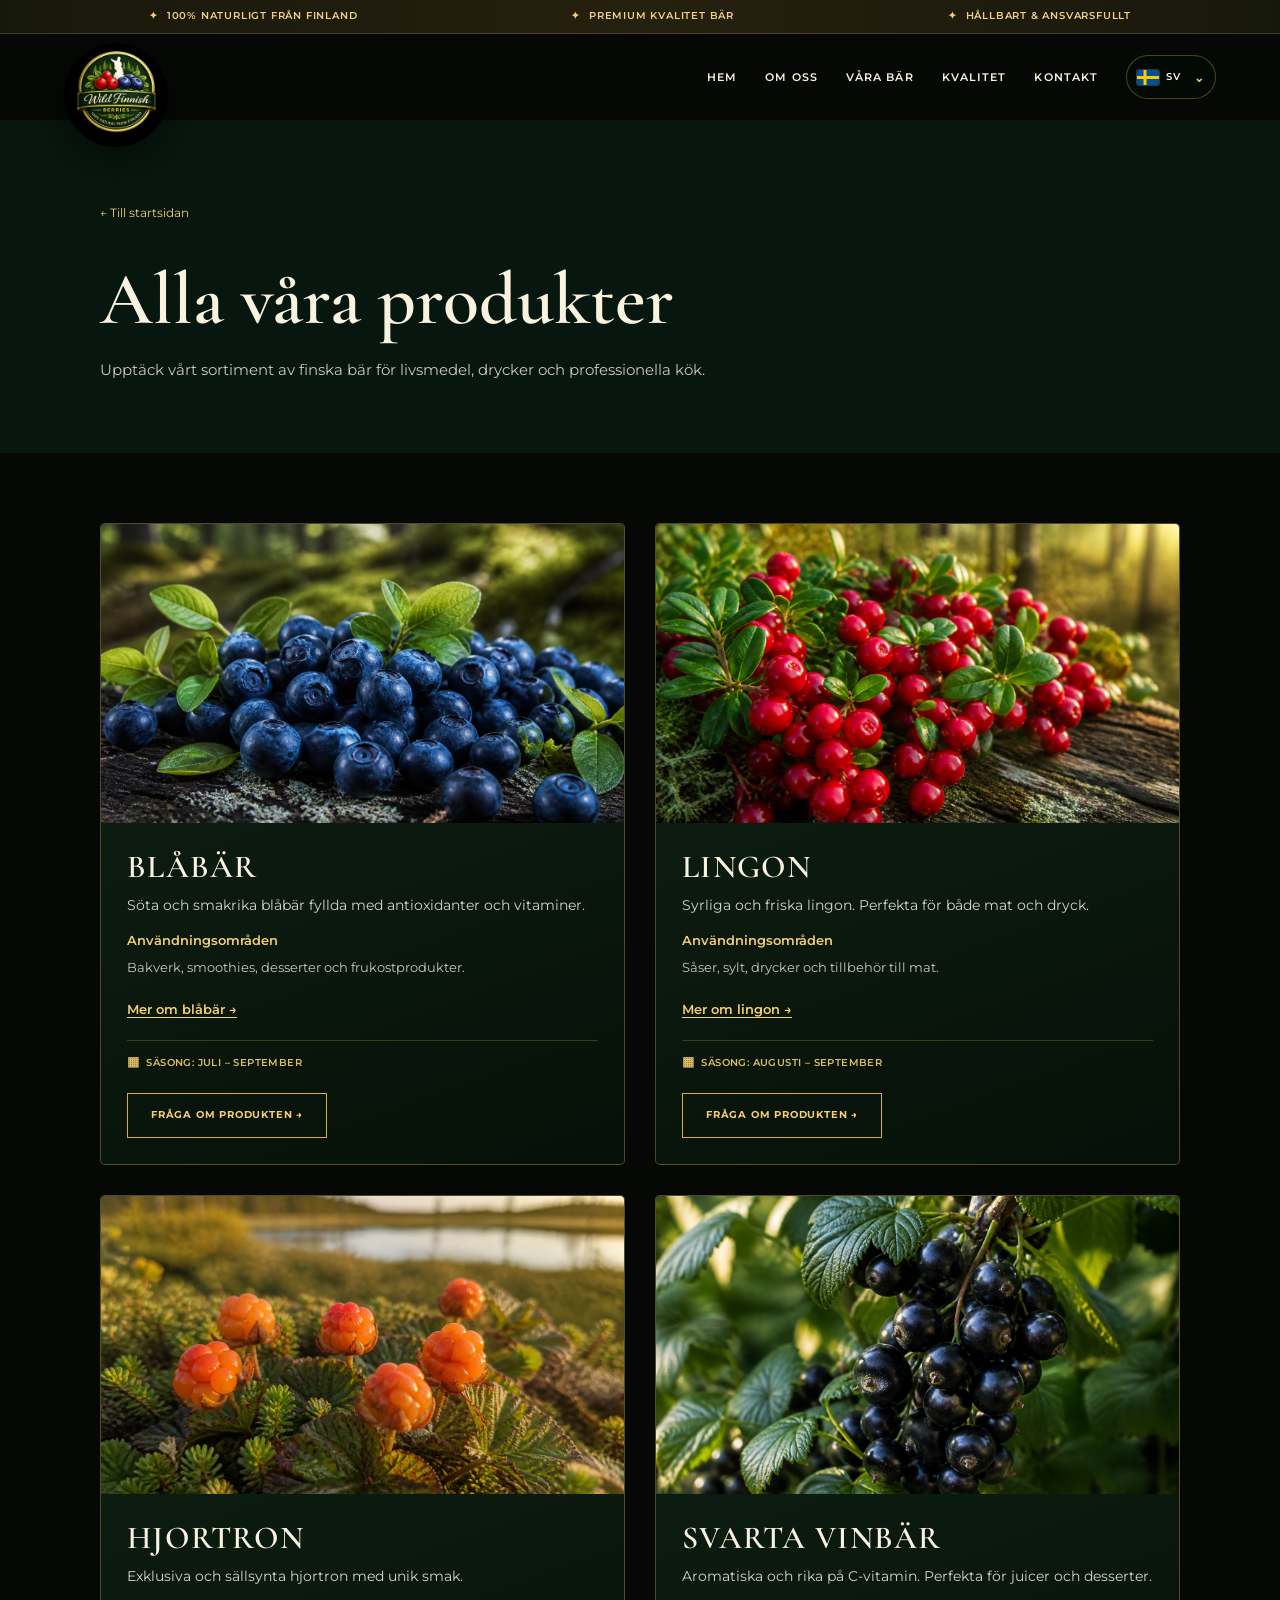
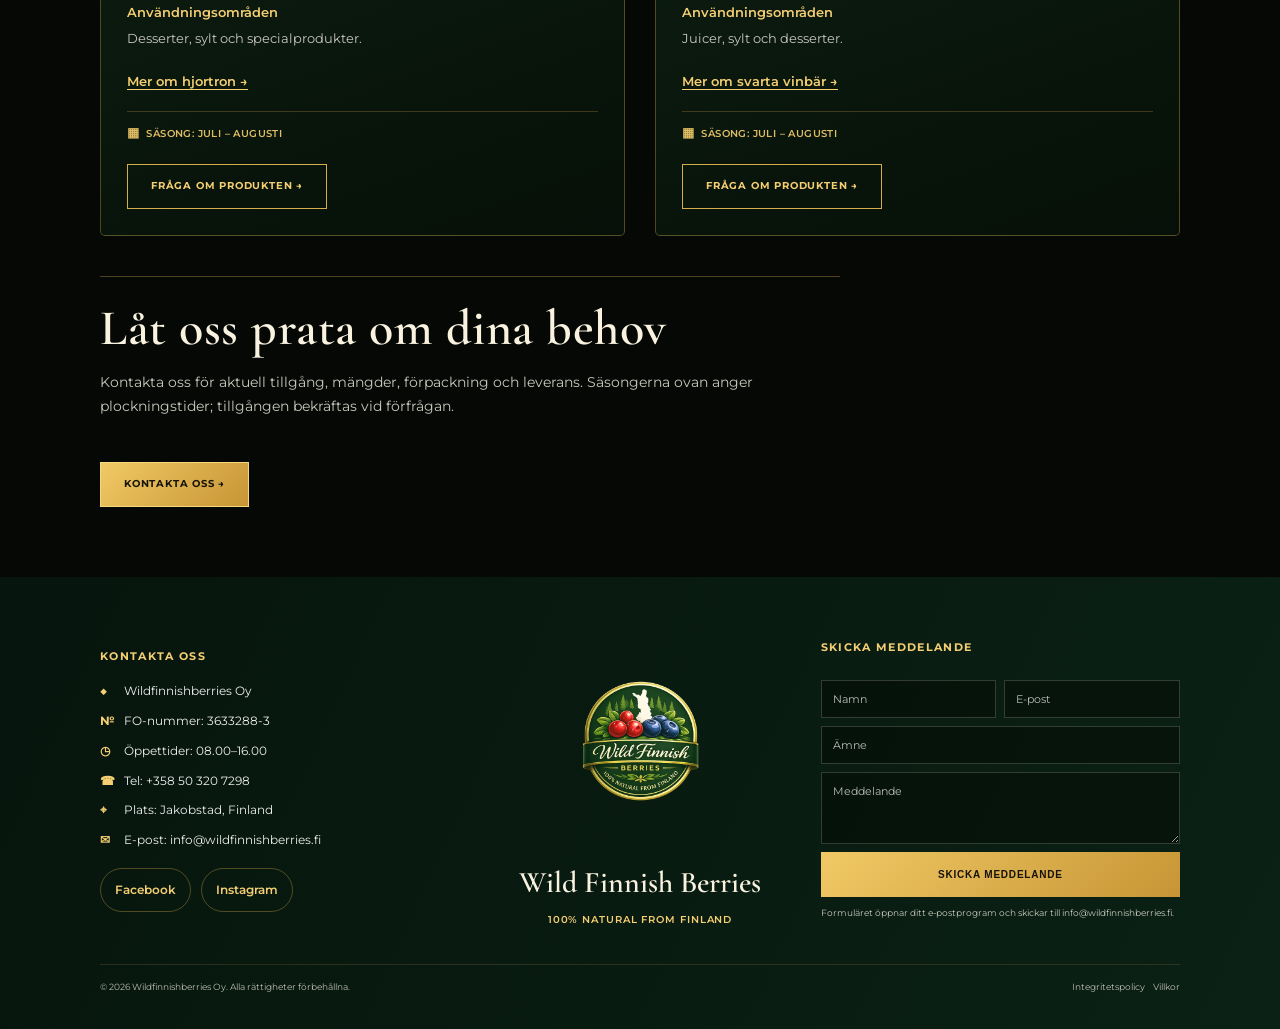
<file: products.html>
<!doctype html>
<html lang="sv">

<head>
  <link rel="icon" href="assets/logo.jpeg">
  <meta charset="utf-8">
  <meta name="viewport" content="width=device-width, initial-scale=1">
  <meta name="description"
    content="Wild Finnish Berries – naturliga finska vilda bär för grossister, livsmedelsindustrin och export.">
  <title>Alla produkter | Wild Finnish Berries</title>
  <link rel="preconnect" href="https://fonts.googleapis.com">
  <link rel="preconnect" href="https://fonts.gstatic.com" crossorigin>
  <link
    href="https://fonts.googleapis.com/css2?family=Cormorant+Garamond:wght@500;600;700&family=Montserrat:wght@400;500;600;700&display=swap"
    rel="stylesheet">
  <link rel="stylesheet" href="assets/site.css">
</head>

<body>
  <div class="topbar"><span>100% naturligt från Finland</span><span>Premium kvalitet bär</span><span>Hållbart &amp;
      ansvarsfullt</span></div>
  <header class="nav">
    <a class="brand" href="index.html#hem" aria-label="Wild Finnish Berries hem"><img
        src="assets/logo.jpeg" alt="Wild Finnish Berries logotyp"></a>
    <nav class="nav-links" aria-label="Huvudmeny"><a href="index.html#hem">Hem</a><a href="about.html">Om oss</a><a
        href="products.html">Våra bär</a><a href="index.html#kvalitet">Kvalitet</a><a href="#kontakt">Kontakt</a>
      <div class="language-picker"><button class="language-trigger" type="button" aria-label="Välj språk"
          aria-expanded="false"><img class="language-flag"
            src="assets/flag-se.png" alt=""><span
            class="language-code">SV</span></button>
        <div class="language-options" role="menu"><button class="language-option" type="button" data-language="sv"
            role="menuitem"><img class="language-flag"
              src="assets/flag-se.png"
              alt=""><span>SV</span></button><button class="language-option" type="button" data-language="fi"
            role="menuitem"><img class="language-flag"
              src="assets/flag-fi.png"
              alt=""><span>FI</span></button><button class="language-option" type="button" data-language="en"
            role="menuitem"><img class="language-flag"
              src="assets/flag-gb.png" alt=""><span>EN</span></button>
        </div>
      </div>
    </nav>
    <button class="mobile-nav" type="button"
      aria-label="Öppna meny" aria-expanded="false" aria-controls="mobile-menu">☰</button>
    <nav id="mobile-menu" class="mobile-menu" aria-label="Mobilmeny"><a href="index.html#hem">Hem</a><a href="about.html">Om oss</a><a
        href="products.html">Våra bär</a><a href="index.html#kvalitet">Kvalitet</a><a href="#kontakt">Kontakt</a>
      <div class="language-picker"><button class="language-trigger" type="button" aria-label="Välj språk"
          aria-expanded="false"><img class="language-flag"
            src="assets/flag-se.png" alt=""><span
            class="language-code">SV</span></button>
        <div class="language-options" role="menu"><button class="language-option" type="button" data-language="sv"
            role="menuitem"><img class="language-flag"
              src="assets/flag-se.png"
              alt=""><span>SV</span></button><button class="language-option" type="button" data-language="fi"
            role="menuitem"><img class="language-flag"
              src="assets/flag-fi.png"
              alt=""><span>FI</span></button><button class="language-option" type="button" data-language="en"
            role="menuitem"><img class="language-flag"
              src="assets/flag-gb.png" alt=""><span>EN</span></button>
        </div>
      </div>
    </nav>
  </header>
  <main data-page="products"><section class="detail-heading"><div class="container">
      <a class="back-link" href="index.html" data-detail="back">← Till startsidan</a>
      <h1 class="detail-title" data-detail="productsTitle">Alla våra produkter</h1>
      <p class="detail-lead" data-detail="productsLead">Upptäck vårt sortiment av finska bär för livsmedel, drycker och professionella kök.</p>
    </div></section><section><div class="container"><div class="catalogue-grid">
          <article class="product" id="blabar"><img src="assets/blueberries.png"
              alt="Finska blåbär">
            <div class="product-info">
              <h3>Blåbär</h3>
              <p>Söta och smakrika blåbär fyllda med antioxidanter och vitaminer.</p>
              <dl class="product-use"><dt data-detail="useLabel">Användningsområden</dt><dd data-detail="use0">Mat, drycker och desserter.</dd></dl>
              <a class="product-detail-link" href="blabar.html">Mer om blåbär →</a>
              <div class="season">Säsong: Juli – September</div>
      <a class="outline-btn" href="#kontakt" data-product="0">Fråga om produkten →</a>
            </div>
          </article>
          <article class="product" id="lingon"><img src="assets/lingonberries.png"
              alt="Finska lingon">
            <div class="product-info">
              <h3>Lingon</h3>
              <p>Syrliga och friska lingon. Perfekta för både mat och dryck.</p>
              <dl class="product-use"><dt data-detail="useLabel">Användningsområden</dt><dd data-detail="use1">Mat, drycker och desserter.</dd></dl>
              <a class="product-detail-link" href="lingon.html">Mer om lingon →</a>
              <div class="season">Säsong: Augusti – September</div>
      <a class="outline-btn" href="#kontakt" data-product="1">Fråga om produkten →</a>
            </div>
          </article>
          <article class="product" id="hjortron"><img src="assets/cloudberries.png"
              alt="Finska hjortron">
            <div class="product-info">
              <h3>Hjortron</h3>
              <p>Exklusiva och sällsynta hjortron med unik smak.</p>
              <dl class="product-use"><dt data-detail="useLabel">Användningsområden</dt><dd data-detail="use2">Mat, drycker och desserter.</dd></dl>
              <a class="product-detail-link" href="hjortron.html">Mer om hjortron →</a>
              <div class="season">Säsong: Juli – Augusti</div>
      <a class="outline-btn" href="#kontakt" data-product="2">Fråga om produkten →</a>
            </div>
          </article>
          <article class="product" id="svarta-vinbar"><img src="assets/blackcurrants.png"
              alt="Finska svarta vinbär">
            <div class="product-info">
              <h3>Svarta vinbär</h3>
              <p>Aromatiska och rika på C-vitamin. Perfekta för juicer och desserter.</p>
              <dl class="product-use"><dt data-detail="useLabel">Användningsområden</dt><dd data-detail="use3">Juicer, sylt och desserter.</dd></dl>
              <a class="product-detail-link" href="svarta-vinbar.html">Mer om svarta vinbär →</a>
              <div class="season">Säsong: Juli – Augusti</div>
      <a class="outline-btn" href="#kontakt" data-product="3">Fråga om produkten →</a>
            </div>
          </article>
        </div>
        <div class="catalogue-note detail-copy">
          <h2 class="h2" data-detail="availabilityTitle">Låt oss prata om dina behov</h2>
          <p data-detail="availabilityBody">Kontakta oss för aktuell tillgång, mängder, förpackning och leverans. Säsongerna ovan anger plockningstider; tillgången bekräftas vid förfrågan.</p>
          <a class="gold-btn detail-cta" href="#kontakt" data-detail="enquiry">Kontakta oss →</a>
        </div>
      </div>
    </section>
  </main>
  <footer class="contact" id="kontakt">
    <div class="container contact-grid">
      <div>
        <h3>Kontakta oss</h3>
        <ul class="contact-list">
          <li class="contact-company"><b>◆</b>Wildfinnishberries Oy</li>
          <li class="contact-business"><b>№</b><span class="contact-label">FO-nummer:</span> 3633288-3</li>
          <li class="contact-hours"><b>◷</b><span class="contact-label">Öppettider:</span> 08.00–16.00</li>
          <li class="contact-phone"><b>☎</b><span class="contact-label">Tel:</span> <a href="tel:+358503207298">+358 50
              320 7298</a></li>
          <li class="contact-location"><b>⌖</b><span class="contact-label">Plats:</span> Jakobstad, Finland</li>
          <li class="contact-email"><b>✉</b><span class="contact-label">E-post:</span> <a
              href="mailto:info@wildfinnishberries.fi">info@wildfinnishberries.fi</a></li>
        </ul>
        <nav class="socials" aria-label="Sociala medier">
          <a href="https://www.facebook.com/share/1JC33Mpp2k/" target="_blank" rel="noopener noreferrer">Facebook</a>
          <a href="https://www.instagram.com/wildfinnishberries?utm_source=qr&amp;knvt=aWM1djVlcWlmdWM4"
            target="_blank" rel="noopener noreferrer">Instagram</a>
        </nav>
      </div>
      <div class="footer-logo"><img src="assets/logo.jpeg" alt="Wild Finnish Berries" width="1024" height="1536" loading="lazy">
        <strong class="footer-brand-name">Wild Finnish Berries</strong>
        <p>100% natural from Finland</p>
      </div>
      <form class="contact-form" id="contact-form">
        <h3 class="full">Skicka meddelande</h3><input name="name" required placeholder="Namn" aria-label="Namn"><input
          name="email" required type="email" placeholder="E-post" aria-label="E-post"><input class="full" name="subject"
          required placeholder="Ämne" aria-label="Ämne"><textarea name="message" required placeholder="Meddelande"
          aria-label="Meddelande"></textarea><button class="gold-btn" type="submit">Skicka meddelande</button>
        <p class="form-note">Formuläret öppnar ditt e-postprogram och skickar till info@wildfinnishberries.fi.</p>
      </form>
    </div>
    <div class="container copyright"><span>© 2026 Wildfinnishberries Oy. Alla rättigheter
        förbehållna.</span><span>Integritetspolicy &nbsp;&nbsp; Villkor</span></div>
  </footer>
  <script src="assets/site.js" defer></script>
  <script src="assets/details.js" defer></script>
</body>

</html>
</file>
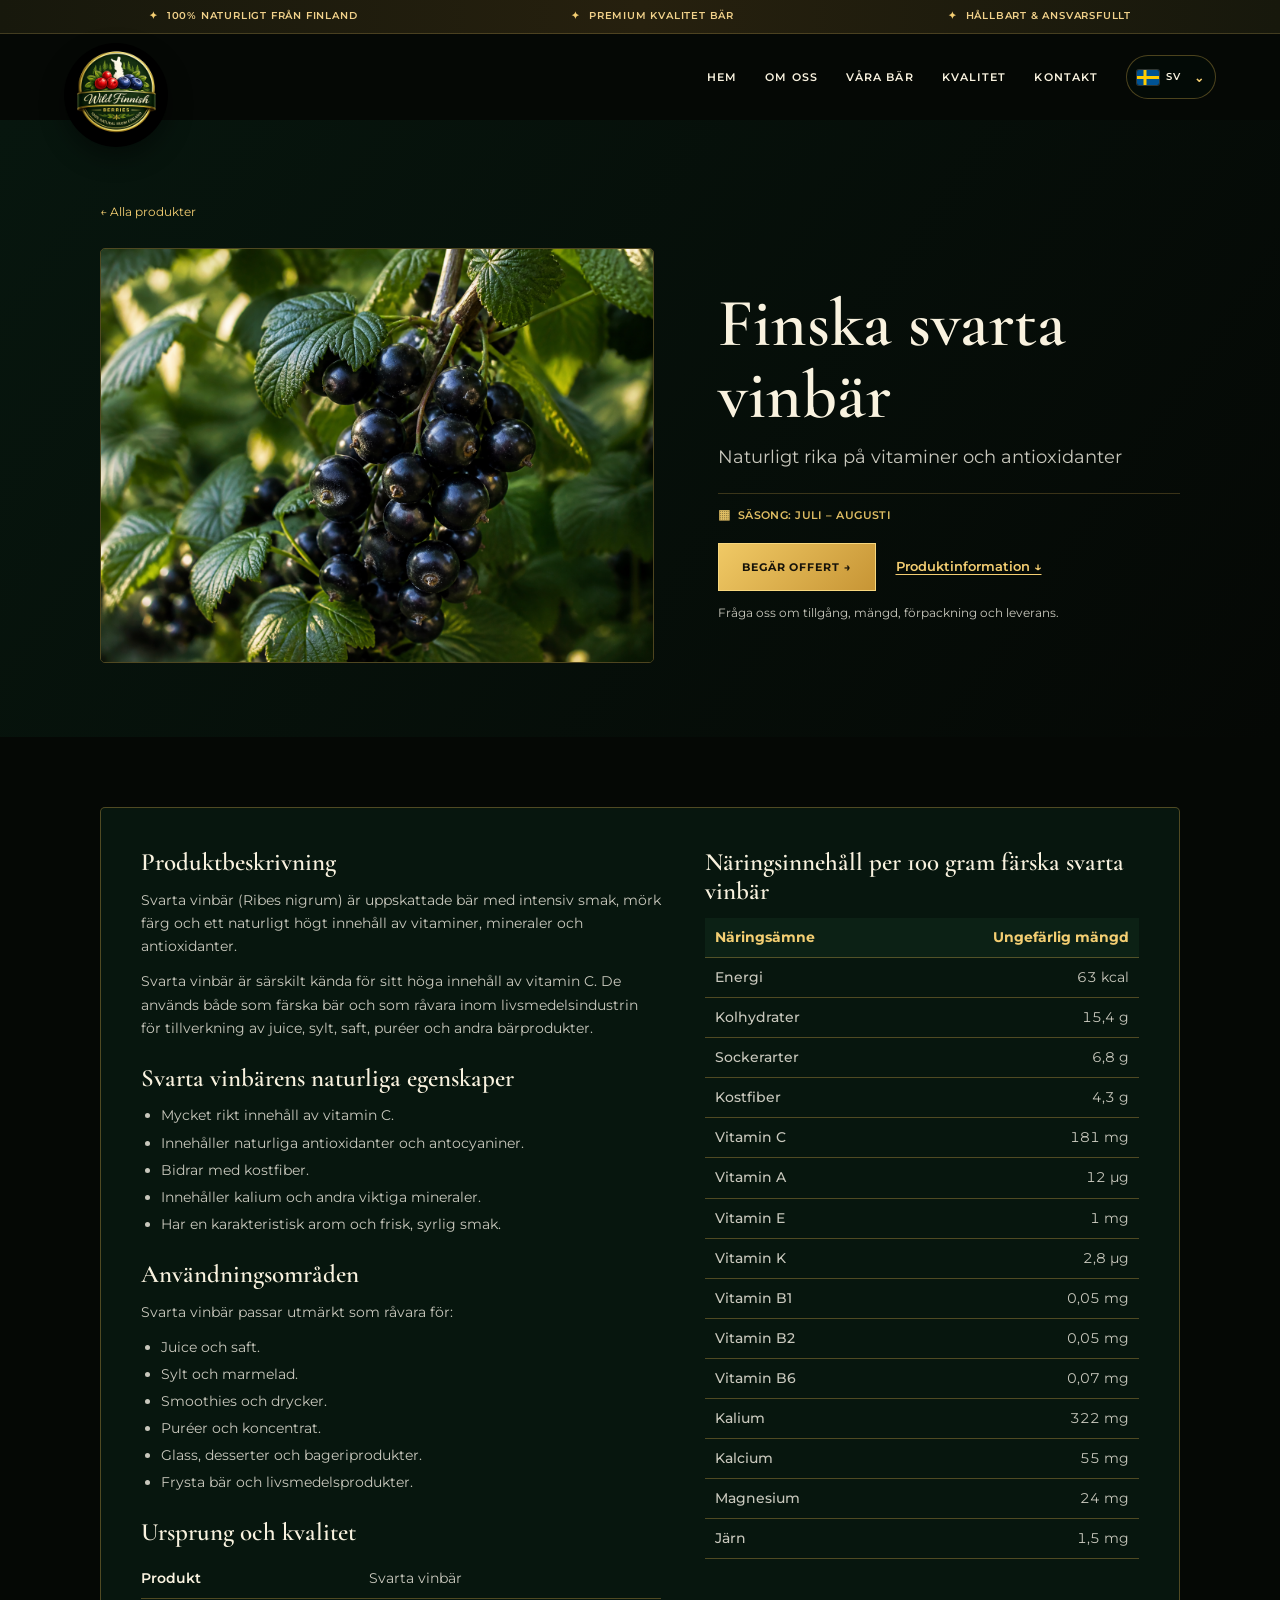
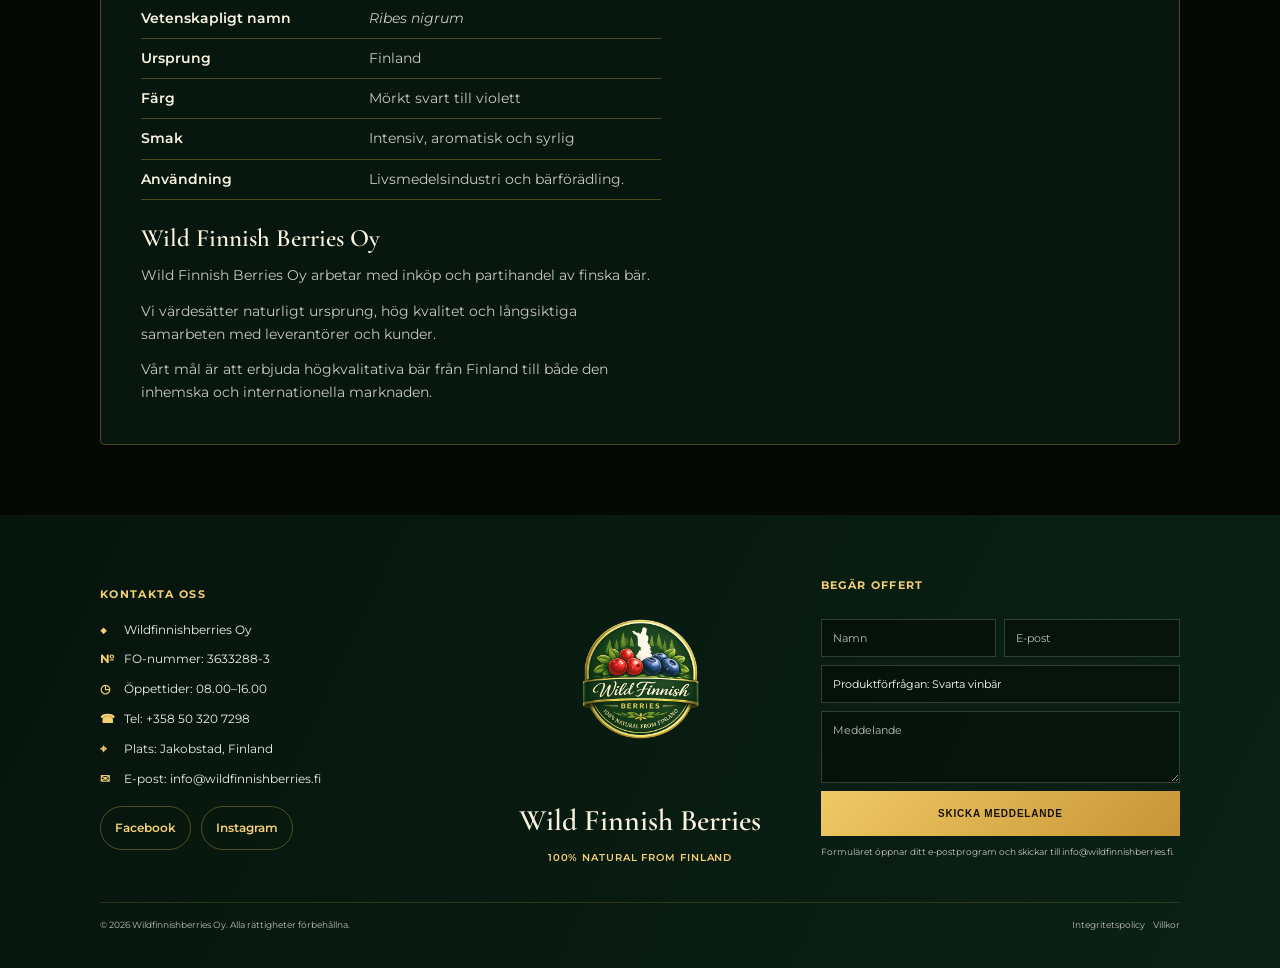
<file: svarta-vinbar.html>
<!doctype html>
<html lang="sv">

<head>
  <link rel="icon" href="assets/logo.jpeg">
  <meta charset="utf-8">
  <meta name="viewport" content="width=device-width, initial-scale=1">
  <meta name="description"
    content="Finska svarta vinbär – naturligt rika på vitaminer och antioxidanter. Läs om ursprung och användningsområden och begär offert.">
  <title>Finska svarta vinbär | Wild Finnish Berries</title>
  <link rel="preconnect" href="https://fonts.googleapis.com">
  <link rel="preconnect" href="https://fonts.gstatic.com" crossorigin>
  <link
    href="https://fonts.googleapis.com/css2?family=Cormorant+Garamond:wght@500;600;700&family=Montserrat:wght@400;500;600;700&display=swap"
    rel="stylesheet">
  <link rel="stylesheet" href="assets/site.css">
</head>

<body>
  <div class="topbar"><span>100% naturligt från Finland</span><span>Premium kvalitet bär</span><span>Hållbart &amp;
      ansvarsfullt</span></div>
  <header class="nav">
    <a class="brand" href="index.html#hem" aria-label="Wild Finnish Berries hem"><img
        src="assets/logo.jpeg" alt="Wild Finnish Berries logotyp"></a>
    <nav class="nav-links" aria-label="Huvudmeny"><a href="index.html#hem">Hem</a><a href="about.html">Om oss</a><a
        href="products.html">Våra bär</a><a href="index.html#kvalitet">Kvalitet</a><a href="#kontakt">Kontakt</a>
      <div class="language-picker"><button class="language-trigger" type="button" aria-label="Välj språk"
          aria-expanded="false"><img class="language-flag"
            src="assets/flag-se.png" alt=""><span
            class="language-code">SV</span></button>
        <div class="language-options" role="menu"><button class="language-option" type="button" data-language="sv"
            role="menuitem"><img class="language-flag"
              src="assets/flag-se.png"
              alt=""><span>SV</span></button><button class="language-option" type="button" data-language="fi"
            role="menuitem"><img class="language-flag"
              src="assets/flag-fi.png"
              alt=""><span>FI</span></button><button class="language-option" type="button" data-language="en"
            role="menuitem"><img class="language-flag"
              src="assets/flag-gb.png" alt=""><span>EN</span></button>
        </div>
      </div>
    </nav>
    <button class="mobile-nav" type="button"
      aria-label="Öppna meny" aria-expanded="false" aria-controls="mobile-menu">☰</button>
    <nav id="mobile-menu" class="mobile-menu" aria-label="Mobilmeny"><a href="index.html#hem">Hem</a><a href="about.html">Om oss</a><a
        href="products.html">Våra bär</a><a href="index.html#kvalitet">Kvalitet</a><a href="#kontakt">Kontakt</a>
      <div class="language-picker"><button class="language-trigger" type="button" aria-label="Välj språk"
          aria-expanded="false"><img class="language-flag"
            src="assets/flag-se.png" alt=""><span
            class="language-code">SV</span></button>
        <div class="language-options" role="menu"><button class="language-option" type="button" data-language="sv"
            role="menuitem"><img class="language-flag"
              src="assets/flag-se.png"
              alt=""><span>SV</span></button><button class="language-option" type="button" data-language="fi"
            role="menuitem"><img class="language-flag"
              src="assets/flag-fi.png"
              alt=""><span>FI</span></button><button class="language-option" type="button" data-language="en"
            role="menuitem"><img class="language-flag"
              src="assets/flag-gb.png" alt=""><span>EN</span></button>
        </div>
      </div>
    </nav>
  </header>
  <main data-page="berry" data-berry-index="3">
    <section class="berry-hero" aria-labelledby="product-title">
      <div class="container">
        <a class="back-link" href="products.html" data-detail="backToProducts">← Alla produkter</a>
        <div class="berry-hero-grid">
          <img class="berry-hero-image" src="assets/blackcurrants.png" alt="Finska svarta vinbär"
            width="1448" height="1086" fetchpriority="high">
          <div class="berry-hero-copy">
            <h1 class="detail-title" id="product-title" data-detail="blackcurrantHeading">Finska svarta vinbär</h1>
            <p class="berry-tagline" data-detail="blackcurrantTagline">Naturligt rika på vitaminer och antioxidanter</p>
            <p class="season">Säsong: Juli – Augusti</p>
            <div class="berry-actions">
              <a class="gold-btn" href="#contact-form" data-product="3">Begär offert →</a>
              <a class="product-detail-link" href="#produktinformation" data-detail="productInformation">Produktinformation ↓</a>
            </div>
            <p class="berry-quote-note" data-detail="productQuoteNote">Fråga oss om tillgång, mängd, förpackning och leverans.</p>
          </div>
        </div>
      </div>
    </section>
    <section class="berry-information" id="produktinformation" aria-labelledby="produktbeskrivning">
      <div class="container berry-details detail-copy">
        <div class="berry-details-grid">
          <div class="berry-description">
            <h2 id="produktbeskrivning" data-detail="productDescription">Produktbeskrivning</h2>
            <p data-detail="blackcurrantIntro">Svarta vinbär (Ribes nigrum) är uppskattade bär med intensiv smak, mörk färg och ett naturligt högt innehåll av vitaminer, mineraler och antioxidanter.</p>
            <p data-detail="blackcurrantBody">Svarta vinbär är särskilt kända för sitt höga innehåll av vitamin C. De används både som färska bär och som råvara inom livsmedelsindustrin för tillverkning av juice, sylt, saft, puréer och andra bärprodukter.</p>
          </div>
          <div class="berry-nutrition">
            <table>
              <caption data-detail="blackcurrantNutrition">Näringsinnehåll per 100 gram färska svarta vinbär</caption>
              <thead>
                <tr><th scope="col" data-detail="nutrient">Näringsämne</th><th scope="col" data-detail="approximateAmount">Ungefärlig mängd</th></tr>
              </thead>
              <tbody>
                <tr><th scope="row" data-detail="energy">Energi</th><td>63 kcal</td></tr>
                <tr><th scope="row" data-detail="carbohydrates">Kolhydrater</th><td>15,4 g</td></tr>
                <tr><th scope="row" data-detail="sugars">Sockerarter</th><td>6,8 g</td></tr>
                <tr><th scope="row" data-detail="fibre">Kostfiber</th><td>4,3 g</td></tr>
                <tr><th scope="row" data-detail="vitaminC">Vitamin C</th><td>181 mg</td></tr>
                <tr><th scope="row" data-detail="vitaminA">Vitamin A</th><td>12 µg</td></tr>
                <tr><th scope="row" data-detail="vitaminE">Vitamin E</th><td>1 mg</td></tr>
                <tr><th scope="row" data-detail="vitaminK">Vitamin K</th><td>2,8 µg</td></tr>
                <tr><th scope="row" data-detail="vitaminB1">Vitamin B1</th><td>0,05 mg</td></tr>
                <tr><th scope="row" data-detail="vitaminB2">Vitamin B2</th><td>0,05 mg</td></tr>
                <tr><th scope="row" data-detail="vitaminB6">Vitamin B6</th><td>0,07 mg</td></tr>
                <tr><th scope="row" data-detail="potassium">Kalium</th><td>322 mg</td></tr>
                <tr><th scope="row" data-detail="calcium">Kalcium</th><td>55 mg</td></tr>
                <tr><th scope="row" data-detail="magnesium">Magnesium</th><td>24 mg</td></tr>
                <tr><th scope="row" data-detail="iron">Järn</th><td>1,5 mg</td></tr>
              </tbody>
            </table>
          </div>
          <div class="berry-facts">
            <h2 data-detail="blackcurrantProperties">Svarta vinbärens naturliga egenskaper</h2>
            <ul>
              <li data-detail="blackcurrantVitaminC">Mycket rikt innehåll av vitamin C.</li>
              <li data-detail="blackcurrantAntioxidants">Innehåller naturliga antioxidanter och antocyaniner.</li>
              <li data-detail="blackcurrantFibre">Bidrar med kostfiber.</li>
              <li data-detail="blackcurrantMinerals">Innehåller kalium och andra viktiga mineraler.</li>
              <li data-detail="blackcurrantAroma">Har en karakteristisk arom och frisk, syrlig smak.</li>
            </ul>
            <h2 data-detail="useLabel">Användningsområden</h2>
            <p data-detail="blackcurrantUses">Svarta vinbär passar utmärkt som råvara för:</p>
            <ul>
              <li data-detail="blackcurrantJuice">Juice och saft.</li>
              <li data-detail="blackcurrantJam">Sylt och marmelad.</li>
              <li data-detail="blackcurrantDrinks">Smoothies och drycker.</li>
              <li data-detail="blackcurrantPurees">Puréer och koncentrat.</li>
              <li data-detail="blackcurrantDesserts">Glass, desserter och bageriprodukter.</li>
              <li data-detail="blackcurrantFrozen">Frysta bär och livsmedelsprodukter.</li>
            </ul>
            <h2 data-detail="originAndQuality">Ursprung och kvalitet</h2>
            <dl>
              <div><dt data-detail="productLabel">Produkt</dt><dd data-detail="blackcurrantName">Svarta vinbär</dd></div>
              <div><dt data-detail="scientificName">Vetenskapligt namn</dt><dd><i>Ribes nigrum</i></dd></div>
              <div><dt data-detail="origin">Ursprung</dt><dd data-detail="finland">Finland</dd></div>
              <div><dt data-detail="colour">Färg</dt><dd data-detail="blackcurrantColour">Mörkt svart till violett</dd></div>
              <div><dt data-detail="taste">Smak</dt><dd data-detail="blackcurrantTaste">Intensiv, aromatisk och syrlig</dd></div>
              <div><dt data-detail="use">Användning</dt><dd data-detail="blackcurrantUse">Livsmedelsindustri och bärförädling.</dd></div>
            </dl>
            <h2>Wild Finnish Berries Oy</h2>
            <p data-detail="blackcurrantCompany">Wild Finnish Berries Oy arbetar med inköp och partihandel av finska bär.</p>
            <p data-detail="blackcurrantValues">Vi värdesätter naturligt ursprung, hög kvalitet och långsiktiga samarbeten med leverantörer och kunder.</p>
            <p data-detail="blackcurrantGoal">Vårt mål är att erbjuda högkvalitativa bär från Finland till både den inhemska och internationella marknaden.</p>
          </div>
        </div>
      </div>
    </section>
  </main>
  <footer class="contact" id="kontakt">
    <div class="container contact-grid">
      <div>
        <h3>Kontakta oss</h3>
        <ul class="contact-list">
          <li class="contact-company"><b>◆</b>Wildfinnishberries Oy</li>
          <li class="contact-business"><b>№</b><span class="contact-label">FO-nummer:</span> 3633288-3</li>
          <li class="contact-hours"><b>◷</b><span class="contact-label">Öppettider:</span> 08.00–16.00</li>
          <li class="contact-phone"><b>☎</b><span class="contact-label">Tel:</span> <a href="tel:+358503207298">+358 50
              320 7298</a></li>
          <li class="contact-location"><b>⌖</b><span class="contact-label">Plats:</span> Jakobstad, Finland</li>
          <li class="contact-email"><b>✉</b><span class="contact-label">E-post:</span> <a
              href="mailto:info@wildfinnishberries.fi">info@wildfinnishberries.fi</a></li>
        </ul>
        <nav class="socials" aria-label="Sociala medier">
          <a href="https://www.facebook.com/share/1JC33Mpp2k/" target="_blank" rel="noopener noreferrer">Facebook</a>
          <a href="https://www.instagram.com/wildfinnishberries?utm_source=qr&amp;knvt=aWM1djVlcWlmdWM4"
            target="_blank" rel="noopener noreferrer">Instagram</a>
        </nav>
      </div>
      <div class="footer-logo"><img src="assets/logo.jpeg" alt="Wild Finnish Berries" width="1024" height="1536" loading="lazy">
        <strong class="footer-brand-name">Wild Finnish Berries</strong>
        <p>100% natural from Finland</p>
      </div>
      <form class="contact-form" id="contact-form" tabindex="-1">
        <h3 class="full" data-detail="requestQuote">Begär offert</h3><input name="name" required placeholder="Namn" aria-label="Namn"><input
          name="email" required type="email" placeholder="E-post" aria-label="E-post"><input class="full" name="subject" value="Produktförfrågan: Svarta vinbär"
          required placeholder="Ämne" aria-label="Ämne"><textarea name="message" required placeholder="Meddelande"
          aria-label="Meddelande"></textarea><button class="gold-btn" type="submit">Skicka meddelande</button>
        <p class="form-note">Formuläret öppnar ditt e-postprogram och skickar till info@wildfinnishberries.fi.</p>
      </form>
    </div>
    <div class="container copyright"><span>© 2026 Wildfinnishberries Oy. Alla rättigheter
        förbehållna.</span><span>Integritetspolicy &nbsp;&nbsp; Villkor</span></div>
  </footer>
  <script src="assets/site.js" defer></script>
  <script src="assets/details.js" defer></script>
</body>

</html>
</file>
<file: assets/site.css>
:root {
      --ink: #050805;
      --forest: #07160e;
      --forest-2: #0c2115;
      --gold: #d7ad4c;
      --gold-light: #f4ce72;
      --cream: #f9f2df;
      --muted: #c9c8bd;
      --line: rgba(215, 173, 76, .35)
    }

    * {
      box-sizing: border-box
    }

    html {
      scroll-behavior: smooth
    }

    body {
      margin: 0;
      background: var(--ink);
      color: var(--cream);
      font-family: Montserrat, Arial, sans-serif;
      font-size: 14px;
      line-height: 1.65
    }

    a {
      color: inherit;
      text-decoration: none
    }

    img {
      display: block;
      max-width: 100%
    }

    .topbar {
      min-height: 34px;
      background: linear-gradient(90deg, #17180c, #26200e, #17180c);
      border-bottom: 1px solid rgba(241, 203, 113, .2);
      color: #f1d18a;
      display: flex;
      justify-content: space-around;
      gap: 18px;
      padding: 8px 4vw;
      font-size: 10px;
      font-weight: 600;
      letter-spacing: .08em;
      text-transform: uppercase
    }

    .topbar span {
      white-space: nowrap
    }

    .topbar span::before {
      content: '✦';
      margin-right: 9px;
      color: var(--gold-light)
    }

    .nav {
      height: 86px;
      display: flex;
      align-items: center;
      gap: 32px;
      max-width: 1220px;
      margin: auto;
      padding: 0 34px;
      position: relative;
      z-index: 3
    }

    .brand {
      width: 104px;
      height: 104px;
      margin-top: 35px;
      flex: 0 0 104px;
      overflow: hidden;
      border-radius: 50%;
      box-shadow: 0 10px 24px rgba(0, 0, 0, .42)
    }

    .brand img {
      width: 100%;
      height: 100%;
      object-fit: cover
    }

    .nav-links {
      display: flex;
      align-items: center;
      gap: 28px;
      margin-left: auto;
      flex-wrap: nowrap;
      white-space: nowrap;
      font-size: 11px;
      font-weight: 600;
      letter-spacing: .1em;
      text-transform: uppercase
    }

    .nav-links a {
      transition: color .2s
    }

    .nav-links a:hover {
      color: var(--gold-light)
    }

    .language-picker {
      position: relative
    }

    .language-trigger {
      display: inline-flex;
      align-items: center;
      justify-content: center;
      gap: 7px;
      min-width: 70px;
      padding: 9px 10px;
      border: 1px solid var(--line);
      border-radius: 22px;
      background: rgba(3, 12, 7, .78);
      color: var(--cream);
      font: 600 10px Montserrat;
      letter-spacing: .06em;
      cursor: pointer
    }

    .language-trigger::after {
      content: '⌄';
      margin-left: 7px;
      color: var(--gold-light);
      font-size: 12px
    }

    .language-flag {
      width: 22px;
      height: 15px;
      flex: 0 0 auto;
      object-fit: cover;
      border-radius: 2px;
      box-shadow: 0 0 0 1px rgba(255, 255, 255, .18)
    }

    .language-code {
      line-height: 1
    }

    .language-options {
      position: absolute;
      top: calc(100% + 7px);
      right: 0;
      z-index: 7;
      display: none;
      min-width: 78px;
      overflow: hidden;
      border: 1px solid var(--line);
      border-radius: 4px;
      background: #07140d;
      box-shadow: 0 12px 24px rgba(0, 0, 0, .4)
    }

    .language-picker.open .language-options {
      display: grid
    }

    .language-option {
      appearance: none;
      display: flex;
      align-items: center;
      gap: 9px;
      width: 100%;
      border: 0;
      border-bottom: 1px solid rgba(215, 173, 76, .16);
      background: transparent;
      color: var(--cream);
      padding: 10px 12px;
      font: 600 10px Montserrat;
      letter-spacing: .08em;
      text-align: left;
      cursor: pointer
    }

    .language-option:last-child {
      border-bottom: 0
    }

    .language-option:hover,
    .language-option[aria-current="true"] {
      background: rgba(215, 173, 76, .14);
      color: var(--gold-light)
    }

    .outline-btn,
    .gold-btn {
      display: inline-flex;
      justify-content: center;
      align-items: center;
      gap: 15px;
      min-height: 45px;
      padding: 0 23px;
      font-size: 10px;
      font-weight: 700;
      letter-spacing: .08em;
      text-transform: uppercase;
      transition: .2s
    }

    .outline-btn {
      border: 1px solid var(--gold);
      color: var(--gold-light)
    }

    .outline-btn:hover {
      background: var(--gold);
      color: #15130a
    }

    .gold-btn {
      background: linear-gradient(135deg, #f0c965, #c79535);
      color: #171309;
      border: 1px solid #f7d77e
    }

    .gold-btn:hover {
      filter: brightness(1.1);
      transform: translateY(-1px)
    }

    .hero {
      min-height: 520px;
      position: relative;
      background: linear-gradient(90deg, rgba(1, 7, 3, .86) 0%, rgba(1, 7, 3, .65) 38%, rgba(1, 7, 3, .1) 70%), url('hero-finnish-berries.png') center/cover no-repeat
    }

    .hero-inner {
      max-width: 1220px;
      min-height: 520px;
      margin: auto;
      padding: 105px 92px 72px;
      position: relative
    }

    .eyebrow {
      color: var(--gold-light);
      font-size: 13px;
      letter-spacing: .13em;
      text-transform: uppercase;
      font-weight: 500;
      margin: 0 0 3px
    }

    .display {
      font-family: 'Cormorant Garamond', Georgia, serif;
      font-weight: 600;
      letter-spacing: .035em;
      line-height: .88;
      margin: 0;
      max-width: 550px;
      font-size: clamp(64px, 7vw, 104px);
      text-transform: uppercase
    }

    .display span {
      color: var(--gold-light)
    }

    .ornament {
      color: var(--gold-light);
      font-size: 29px;
      line-height: 1;
      margin: 22px 0 18px;
      letter-spacing: 7px
    }

    .hero-copy {
      max-width: 420px;
      color: #f5f1e6;
      font-size: 13px;
      margin: 0 0 25px
    }

    .hero-badges {
      position: absolute;
      right: 50px;
      top: 68px;
      display: grid;
      gap: 18px
    }

    .hero-badge {
      width: 77px;
      height: 77px;
      border: 1px solid rgba(243, 210, 128, .5);
      border-radius: 50%;
      background: rgba(4, 14, 8, .55);
      display: grid;
      place-items: center;
      text-align: center;
      padding: 8px;
      color: #f1d18a;
      font-size: 8px;
      font-weight: 600;
      line-height: 1.35;
      text-transform: uppercase
    }

    .hero-badge b {
      font-size: 22px;
      display: block;
      font-weight: 400
    }

    section {
      padding: 70px 34px
    }

    section.hero {
      padding: 0
    }

    .container {
      max-width: 1080px;
      margin: auto
    }

    .intro {
      background: linear-gradient(115deg, #06150d, #0b2115)
    }

    .split {
      display: grid;
      grid-template-columns: 1.15fr 1fr;
      gap: 80px;
      align-items: center
    }

    .kicker {
      color: var(--gold-light);
      font-size: 11px;
      letter-spacing: .13em;
      text-transform: uppercase;
      margin: 0 0 5px;
      font-weight: 600
    }

    .h2 {
      font: 600 clamp(37px, 4vw, 50px)/.95 'Cormorant Garamond', Georgia, serif;
      letter-spacing: .01em;
      margin: 0 0 19px
    }

    .body-copy {
      color: #e1e0d7;
      font-size: 12px;
      max-width: 490px;
      margin: 0 0 25px
    }

    .quality-grid {
      display: grid;
      grid-template-columns: 1fr 1fr;
      gap: 24px 29px
    }

    .quality {
      min-height: 84px;
      border-bottom: 1px solid rgba(215, 173, 76, .2);
      padding: 3px 0 17px 48px;
      position: relative
    }

    .quality .icon {
      position: absolute;
      left: 0;
      top: 2px;
      color: var(--gold-light);
      font: 30px Georgia
    }

    .quality h3 {
      font-size: 10px;
      color: var(--gold-light);
      letter-spacing: .09em;
      text-transform: uppercase;
      margin: 0 0 4px
    }

    .quality p {
      font-size: 11px;
      line-height: 1.55;
      color: #dddcd2;
      margin: 0
    }

    .products {
      background: #050805;
      text-align: center;
      padding-bottom: 78px
    }

    .products .h2 {
      margin-bottom: 33px
    }

    .product-grid {
      display: grid;
      grid-template-columns: repeat(4, 1fr);
      gap: 15px;
      text-align: left
    }

    .product {
      position: relative;
      overflow: hidden;
      border: 1px solid var(--line);
      border-radius: 5px;
      background: linear-gradient(160deg, #102315, #061008);
      transition: transform .25s, border-color .25s
    }

    .product:hover {
      transform: translateY(-5px);
      border-color: var(--gold-light)
    }

    .product img {
      width: 100%;
      height: 130px;
      object-fit: cover
    }

    .product-info {
      padding: 14px 15px 17px
    }

    .product h3 {
      font: 600 23px/1 'Cormorant Garamond', Georgia, serif;
      letter-spacing: .04em;
      margin: 0 0 8px;
      text-transform: uppercase
    }

    .product p {
      color: #d5d5cb;
      font-size: 10px;
      line-height: 1.6;
      margin: 0 0 14px;
      min-height: 48px
    }

    .season {
      border-top: 1px solid rgba(215, 173, 76, .25);
      padding-top: 10px;
      color: #dfbd63;
      font-size: 8px;
      font-weight: 600;
      letter-spacing: .04em;
      text-transform: uppercase
    }

    .season::before {
      content: '▦';
      font-size: 13px;
      margin-right: 7px
    }

    .products .gold-btn {
      margin-top: 25px
    }

    .strips {
      display: grid;
      grid-template-columns: repeat(3, 1fr);
      min-height: 116px
    }

    .strip {
      position: relative;
      display: flex;
      align-items: center;
      justify-content: center;
      gap: 12px;
      text-align: left;
      background-position: center;
      background-size: cover;
      min-height: 116px;
      overflow: hidden
    }

    .strip::before {
      content: '';
      position: absolute;
      inset: 0;
      background: rgba(2, 14, 7, .63)
    }

    .strip:nth-child(1) {
      background-image: url('lingonberries.png')
    }

    .strip:nth-child(2) {
      background-image: url('hero-finnish-berries.png')
    }

    .strip:nth-child(3) {
      background-image: url('cloudberries.png')
    }

    .strip>* {
      position: relative
    }

    .strip-icon {
      font: 31px Georgia;
      color: var(--gold-light)
    }

    .strip strong {
      display: block;
      font-size: 10px;
      letter-spacing: .08em;
      text-transform: uppercase;
      color: #fff
    }

    .strip small {
      font-size: 10px;
      color: #eee
    }

    .contact {
      background: linear-gradient(115deg, #06150d, #0b2115);
      padding-top: 54px;
      padding-bottom: 35px
    }

    .contact-grid {
      display: grid;
      grid-template-columns: 1fr .75fr 1fr;
      gap: 46px;
      align-items: center
    }

    .contact h3 {
      color: var(--gold-light);
      font-size: 11px;
      letter-spacing: .12em;
      text-transform: uppercase;
      margin: 0 0 16px
    }

    .contact-list {
      list-style: none;
      padding: 0;
      margin: 0
    }

    .contact-list li {
      color: #eee;
      font-size: 12px;
      margin: 10px 0;
      word-break: break-word
    }

    .contact-list b {
      color: var(--gold-light);
      display: inline-block;
      width: 24px
    }

    .socials {
      display: flex;
      flex-wrap: wrap;
      gap: 10px;
      margin-top: 18px;
    }

    .socials a {
      display: inline-flex;
      align-items: center;
      justify-content: center;
      min-height: 44px;
      padding-inline: 14px;
      border: 1px solid var(--line);
      border-radius: 22px;
      color: var(--gold-light);
      font-size: 12px;
      font-weight: 600;
    }

    .socials a:hover {
      border-color: var(--gold-light);
      background: var(--forest-2);
    }

    .footer-logo {
      text-align: center
    }

    .footer-logo img {
      width: 150px;
      height: 150px;
      object-fit: cover;
      border-radius: 50%;
      margin: 0 auto 5px
    }

    .footer-logo p {
      color: var(--gold-light);
      font-size: 10px;
      font-weight: 600;
      letter-spacing: .09em;
      margin: 0;
      text-transform: uppercase
    }

    .contact-form {
      display: grid;
      grid-template-columns: 1fr 1fr;
      gap: 8px
    }

    .contact-form input,
    .contact-form textarea {
      width: 100%;
      border: 1px solid rgba(239, 231, 207, .2);
      background: rgba(1, 8, 4, .45);
      color: #fff;
      font: 11px Montserrat;
      padding: 11px;
      outline: none
    }

    .contact-form input:focus,
    .contact-form textarea:focus {
      border-color: var(--gold)
    }

    .contact-form textarea {
      min-height: 72px;
      grid-column: 1/-1;
      resize: vertical
    }

    .contact-form button {
      grid-column: 1/-1;
      border: 0;
      cursor: pointer
    }

    .contact-form .full {
      grid-column: 1/-1
    }

    .form-note {
      grid-column: 1/-1;
      font-size: 9px;
      color: #c9c8bd;
      margin: 1px 0 0
    }

    .copyright {
      max-width: 1080px;
      margin: 35px auto 0;
      padding-top: 15px;
      border-top: 1px solid rgba(215, 173, 76, .16);
      display: flex;
      justify-content: space-between;
      gap: 20px;
      color: #babcb2;
      font-size: 9px
    }

    .mobile-nav {
      display: none
    }

    .mobile-menu {
      display: none
    }

    @media(max-width:1100px) {
      .nav {
        height: 68px;
        padding: 0 20px
      }

      .brand {
        width: 76px;
        height: 76px;
        flex-basis: 76px;
        margin-top: 24px
      }

      .nav-links,
      .nav>.outline-btn {
        display: none
      }

      .mobile-nav {
        display: block;
        margin-left: auto;
        background: transparent;
        border: 0;
        color: var(--gold-light);
        font-size: 22px;
        padding: 8px
      }

      .mobile-menu {
        position: absolute;
        left: 0;
        right: 0;
        top: 68px;
        background: #07140d;
        border-top: 1px solid var(--line);
        padding: 18px 24px;
        z-index: 4
      }

      .mobile-menu.open {
        display: grid;
        gap: 15px
      }

      .mobile-menu a {
        font-size: 11px;
        letter-spacing: .1em;
        text-transform: uppercase
      }

      .mobile-menu .language-picker {
        width: max-content;
        justify-self: start
      }

      .mobile-menu .language-options {
        position: static;
        right: auto;
        left: auto;
        margin-top: 7px
      }
    }

    @media(max-width:820px) {
      .topbar {
        justify-content: center;
        overflow: hidden
      }

      .topbar span:not(:first-child) {
        display: none
      }

      .nav {
        height: 68px;
        padding: 0 20px
      }

      .brand {
        width: 76px;
        height: 76px;
        flex-basis: 76px;
        margin-top: 24px
      }

      .nav-links,
      .nav>.outline-btn {
        display: none
      }

      .mobile-nav {
        display: block;
        margin-left: auto;
        background: transparent;
        border: 0;
        color: var(--gold-light);
        font-size: 22px;
        padding: 8px
      }

      .mobile-menu {
        display: none;
        position: absolute;
        left: 0;
        right: 0;
        top: 68px;
        background: #07140d;
        border-top: 1px solid var(--line);
        padding: 18px 24px;
        z-index: 4
      }

      .mobile-menu.open {
        display: grid;
        gap: 15px
      }

      .mobile-menu a {
        font-size: 11px;
        letter-spacing: .1em;
        text-transform: uppercase
      }

      .mobile-menu .language-picker {
        width: max-content;
        justify-self: start
      }

      .mobile-menu .language-options {
        right: auto;
        left: 0
      }

      section {
        padding: 55px 22px
      }

      .split,
      .contact-grid {
        grid-template-columns: 1fr;
        gap: 36px
      }

      .quality-grid {
        gap: 13px 18px
      }

      .products .h2 {
        margin-bottom: 25px
      }

      .product-grid {
        grid-template-columns: 1fr 1fr;
        gap: 11px
      }

      .product img {
        height: 118px
      }

      .product-info {
        padding: 12px
      }

      .product h3 {
        font-size: 20px
      }

      .product p {
        font-size: 9px;
        min-height: 57px
      }

      .strips {
        grid-template-columns: 1fr
      }

      .strip {
        min-height: 98px
      }

      .footer-logo {
        order: -1
      }

      .contact-grid {
        gap: 30px
      }

      .footer-logo img {
        width: 130px;
        height: 130px
      }

      .copyright {
        margin-top: 26px;
        display: block;
        line-height: 2
      }

      .copyright span {
        display: block
      }

      .contact-form {
        grid-template-columns: 1fr
      }

      .contact-form input {
        grid-column: 1/-1
      }
    }

    /* Tablet: giữ nhịp vertical như bản desktop để không tranh vùng với CTA. */
    @media (min-width:768px) and (max-width:820px) {
      .hero-badges {
        right: 28px;
        top: 58px;
        gap: 14px
      }

      .hero-badge {
        width: 70px;
        height: 70px;
        padding: 6px;
        font-size: 7px
      }

      .hero-badge b {
        font-size: 19px
      }
    }

    /* Mobile: badge luôn là 3 ô tròn cùng một lưới co giãn, không có kích thước cố định theo từng máy. */
    @media (max-width:767px) {
      .hero {
        min-height: 590px;
        background-position: 61% center
      }

      .hero-inner {
        min-height: 590px;
        padding: 110px 26px 45px;
        background: linear-gradient(90deg, rgba(1, 7, 3, .85), rgba(1, 7, 3, .25))
      }

      .display {
        font-size: clamp(57px, 16vw, 82px);
        max-width: 370px
      }

      .hero-copy {
        font-size: 12px;
        max-width: 315px
      }

      .hero-badges {
        position: static;
        display: grid;
        grid-template-columns: repeat(3, minmax(0, 1fr));
        width: min(100%, 260px);
        gap: 7px;
        margin-top: 26px
      }

      .hero-badge {
        width: 100%;
        height: auto;
        aspect-ratio: 1;
        padding: clamp(3px, 1vw, 6px);
        font-size: clamp(5.8px, 1.45vw, 7px);
        line-height: 1.2;
        overflow-wrap: anywhere
      }

      .hero-badge b {
        font-size: clamp(14px, 4vw, 17px)
      }
    }

    @media (max-width:359px) {
      .hero-badge {
        place-content: center;
        padding: 0
      }

      .hero-badge b {
        font-size: 20px
      }

      .badge-label {
        display: none
      }
    }

    /* Shared refinements preserve the existing brand and layout.
       DESIGN_VARIANCE: 4; MOTION_INTENSITY: 2; VISUAL_DENSITY: 4. */
    .contact { padding-inline: 34px; }
    .contact-grid { grid-template-columns: minmax(0, 1fr) minmax(0, .75fr) minmax(0, 1fr); }
    .contact-grid > *, .split > *, .product-grid > * { min-width: 0; }
    .footer-logo img { width: min(100%, 210px); height: 230px; object-fit: contain; border-radius: 0; mix-blend-mode: screen; }
    .footer-brand-name { display: block; font: 600 clamp(24px, 2.4vw, 30px)/1.15 'Cormorant Garamond', Georgia, serif; margin: 0 0 12px; }
    .product h3 { overflow-wrap: anywhere; line-height: 1.15; }
    a:focus-visible, button:focus-visible { outline: 2px solid var(--gold-light); outline-offset: 5px; }
    .language-trigger, .language-option, .mobile-nav { min-height: 44px; }
    .detail-heading { background: var(--forest); padding-top: 75px; }
    .detail-heading .container { max-width: 1080px; }
    .back-link { display: inline-block; color: var(--gold-light); font-size: 12px; margin-bottom: 30px; padding-block: 8px; }
    .detail-title { font: 600 clamp(45px, 6vw, 74px)/1.05 'Cormorant Garamond', Georgia, serif; margin: 0 0 20px; max-width: 800px; }
    .detail-lead { color: var(--muted); max-width: 700px; font-size: 15px; margin-bottom: 0; }
    .about-story { display: grid; grid-template-columns: 1fr 1fr; gap: 64px; align-items: center; }
    .about-story img { width: 100%; height: auto; aspect-ratio: 1.1; object-fit: cover; border-radius: 5px; }
    .contact-form input::placeholder, .contact-form textarea::placeholder { color: #b8beb7; opacity: 1; }
    .detail-copy { color: var(--muted); font-size: 14px; }
    .detail-copy h2 { color: var(--cream); }
    .business-facts { display: grid; grid-template-columns: repeat(3, minmax(0, 1fr)); gap: 32px; border-top: 1px solid var(--line); padding-top: 28px; margin-top: 45px; }
    .business-facts dt { color: var(--gold-light); font-size: 12px; margin-bottom: 8px; }
    .business-facts dd { margin: 0; font-size: 14px; overflow-wrap: anywhere; }
    .detail-quality { background: var(--forest); }
    .detail-quality .quality-grid { margin-top: 32px; gap: 30px 48px; }
    .detail-quality .quality h3 { font-size: 12px; }
    .detail-quality .quality p { font-size: 13px; }
    .detail-cta { margin-top: 30px; }
    .catalogue-grid { display: grid; grid-template-columns: repeat(2, minmax(0, 1fr)); gap: 30px; }
    .catalogue-grid .product { display: flex; flex-direction: column; }
    .catalogue-grid .product img { height: auto; aspect-ratio: 1.75; }
    .catalogue-grid .product-info { padding: 26px; display: flex; flex-direction: column; flex: 1; }
    .catalogue-grid .product h3 { font-size: 32px; }
    .catalogue-grid .product p { font-size: 14px; min-height: 0; }
    .catalogue-grid .season { font-size: 10px; margin-top: auto; }
    .catalogue-grid .product .outline-btn {
      position: relative;
      z-index: 1;
      align-self: start;
      margin-top: 20px;
    }
    .product-use { color: var(--muted); font-size: 13px; margin: 0 0 22px; }
    .product-use dt { color: var(--gold-light); font-weight: 600; margin-bottom: 5px; }
    .product-use dd { margin: 0; }

    .product-detail-link {
      display: inline-flex;
      align-items: center;
      align-self: start;
      min-height: 44px;
      color: var(--gold-light);
      font-size: 13px;
      font-weight: 600;
      text-decoration: underline;
      text-underline-offset: .2em;
    }

    .product .product-detail-link::after {
      content: '';
      position: absolute;
      inset: 0;
    }

    .catalogue-grid .product-detail-link { margin: -12px 0 8px; }

    .berry-hero {
      padding-block: clamp(36px, 6vw, 74px);
      background: linear-gradient(125deg, var(--forest), var(--ink));
    }

    .berry-hero .back-link { margin-bottom: 18px; }
    .berry-hero-grid {
      display: grid;
      grid-template-columns: minmax(0, 1.2fr) minmax(0, 1fr);
      align-items: center;
      gap: clamp(24px, 5vw, 64px);
    }

    .berry-hero-image {
      width: 100%;
      height: auto;
      aspect-ratio: 4 / 3;
      object-fit: cover;
      border: 1px solid var(--line);
      border-radius: 5px;
    }

    .berry-hero .detail-title {
      font-size: clamp(40px, 5.4vw, 68px);
      margin-bottom: 12px;
      overflow-wrap: anywhere;
    }

    .berry-tagline {
      margin: 0 0 20px;
      color: var(--muted);
      font-size: clamp(14px, 1.7vw, 18px);
    }

    .berry-hero .season { margin: 0 0 18px; font-size: 11px; }
    .berry-actions {
      display: flex;
      flex-wrap: wrap;
      align-items: center;
      gap: 8px 20px;
    }

    .berry-actions .gold-btn { font-size: 11px; min-height: 48px; }
    .berry-actions .product-detail-link { align-self: center; }
    .berry-quote-note { margin: 12px 0 0; color: var(--muted); font-size: 12px; }
    .berry-information { scroll-margin-top: 16px; }
    [data-page="berry"] ~ .contact .contact-form { scroll-margin-top: 20px; }

    .berry-details {
      padding: clamp(16px, 4vw, 40px);
      border: 1px solid var(--line);
      border-radius: 5px;
      background: var(--forest);
      overflow-wrap: anywhere;
    }

    .berry-details-grid {
      display: grid;
      grid-template-columns: minmax(0, 1.2fr) minmax(0, 1fr);
      grid-template-areas: "description nutrition" "facts nutrition";
      grid-template-rows: auto 1fr;
      gap: 24px clamp(24px, 4vw, 44px);
      align-items: start;
    }

    .berry-description { grid-area: description; }
    .berry-nutrition { grid-area: nutrition; }
    .berry-facts { grid-area: facts; }
    .berry-details h2, .berry-nutrition caption {
      color: var(--cream);
      font: 600 25px/1.15 'Cormorant Garamond', Georgia, serif;
      margin: 0 0 12px;
    }

    .berry-details p, .berry-details ul, .berry-details dl { margin: 0 0 12px; }
    .berry-description p:last-child, .berry-facts p:last-child { margin-bottom: 0; }
    .berry-details ul { padding-inline-start: 20px; }
    .berry-details li + li { margin-top: 4px; }
    .berry-facts h2:not(:first-child) { margin-top: 24px; }

    .berry-facts dl > div {
      display: grid;
      grid-template-columns: minmax(0, 1fr) minmax(0, 1.35fr);
      gap: 12px;
      padding: 8px 0;
      border-bottom: 1px solid var(--line);
    }

    .berry-facts dt { color: var(--cream); font-weight: 600; }
    .berry-facts dd { margin: 0; }

    .berry-nutrition table { width: 100%; border-collapse: collapse; }
    .berry-nutrition caption { text-align: left; margin: 0; padding-bottom: 12px; }
    .berry-nutrition th, .berry-nutrition td {
      padding: 8px 10px;
      border-bottom: 1px solid var(--line);
      text-align: left;
    }

    .berry-nutrition thead { background: var(--forest-2); color: var(--gold-light); }
    .berry-nutrition tbody th { font-weight: 500; }
    .berry-nutrition tr > :last-child { text-align: right; }
    .berry-nutrition td { white-space: nowrap; font-variant-numeric: tabular-nums; }

    .catalogue-note { margin-top: 40px; padding-top: 28px; border-top: 1px solid var(--line); max-width: 740px; }
    @media (max-width: 820px) {
      .contact { padding-inline: 22px; }
      .contact-grid, .about-story { grid-template-columns: 1fr; gap: 32px; }
      .footer-logo img { width: 185px; height: 210px; }
      .footer-brand-name { font-size: 30px; }
      .footer-logo { padding-bottom: 12px; }
      .business-facts { gap: 20px; }
      .product p { font-size: 12px; }
      .detail-title { font-size: clamp(40px, 8vw, 62px); }
    }
    @media (max-width: 700px) {
      .berry-hero { padding-block: 28px 34px; }
      .berry-hero .back-link { margin-bottom: 12px; }
      .berry-hero-grid { grid-template-columns: minmax(0, 1fr); gap: 20px; }
      .berry-hero-image { aspect-ratio: 16 / 10; height: auto; }
      .berry-hero .detail-title { font-size: clamp(35px, 8vw, 50px); }
    }

    @media (max-width: 600px) {
      .detail-heading { padding-top: 40px; }
      .catalogue-grid, .business-facts { grid-template-columns: 1fr; }
      .berry-details-grid {
        grid-template-columns: minmax(0, 1fr);
        grid-template-areas: "description" "nutrition" "facts";
        grid-template-rows: auto;
      }
      .berry-nutrition th, .berry-nutrition td { padding-inline: 8px; }
      .catalogue-grid .product-info { padding: 22px; }
      .quality-grid { grid-template-columns: 1fr; }
      .product-grid { grid-template-columns: 1fr; gap: 20px; }
      .product img { height: auto; aspect-ratio: 1.75; }
      .product-info { padding: 20px; }
      .product h3 { font-size: 28px; }
      .product p { font-size: 13px; min-height: 0; }
      .season { font-size: 10px; }
      .detail-lead, .detail-copy { font-size: 14px; }
      .contact-form input, .contact-form textarea { font-size: 16px; }
      .contact-list li { font-size: 13px; }
    }
    @media (prefers-reduced-motion: reduce) {
      html { scroll-behavior: auto; }
      *, *::before, *::after { transition: none !important; animation: none !important; }
    }
</file>
